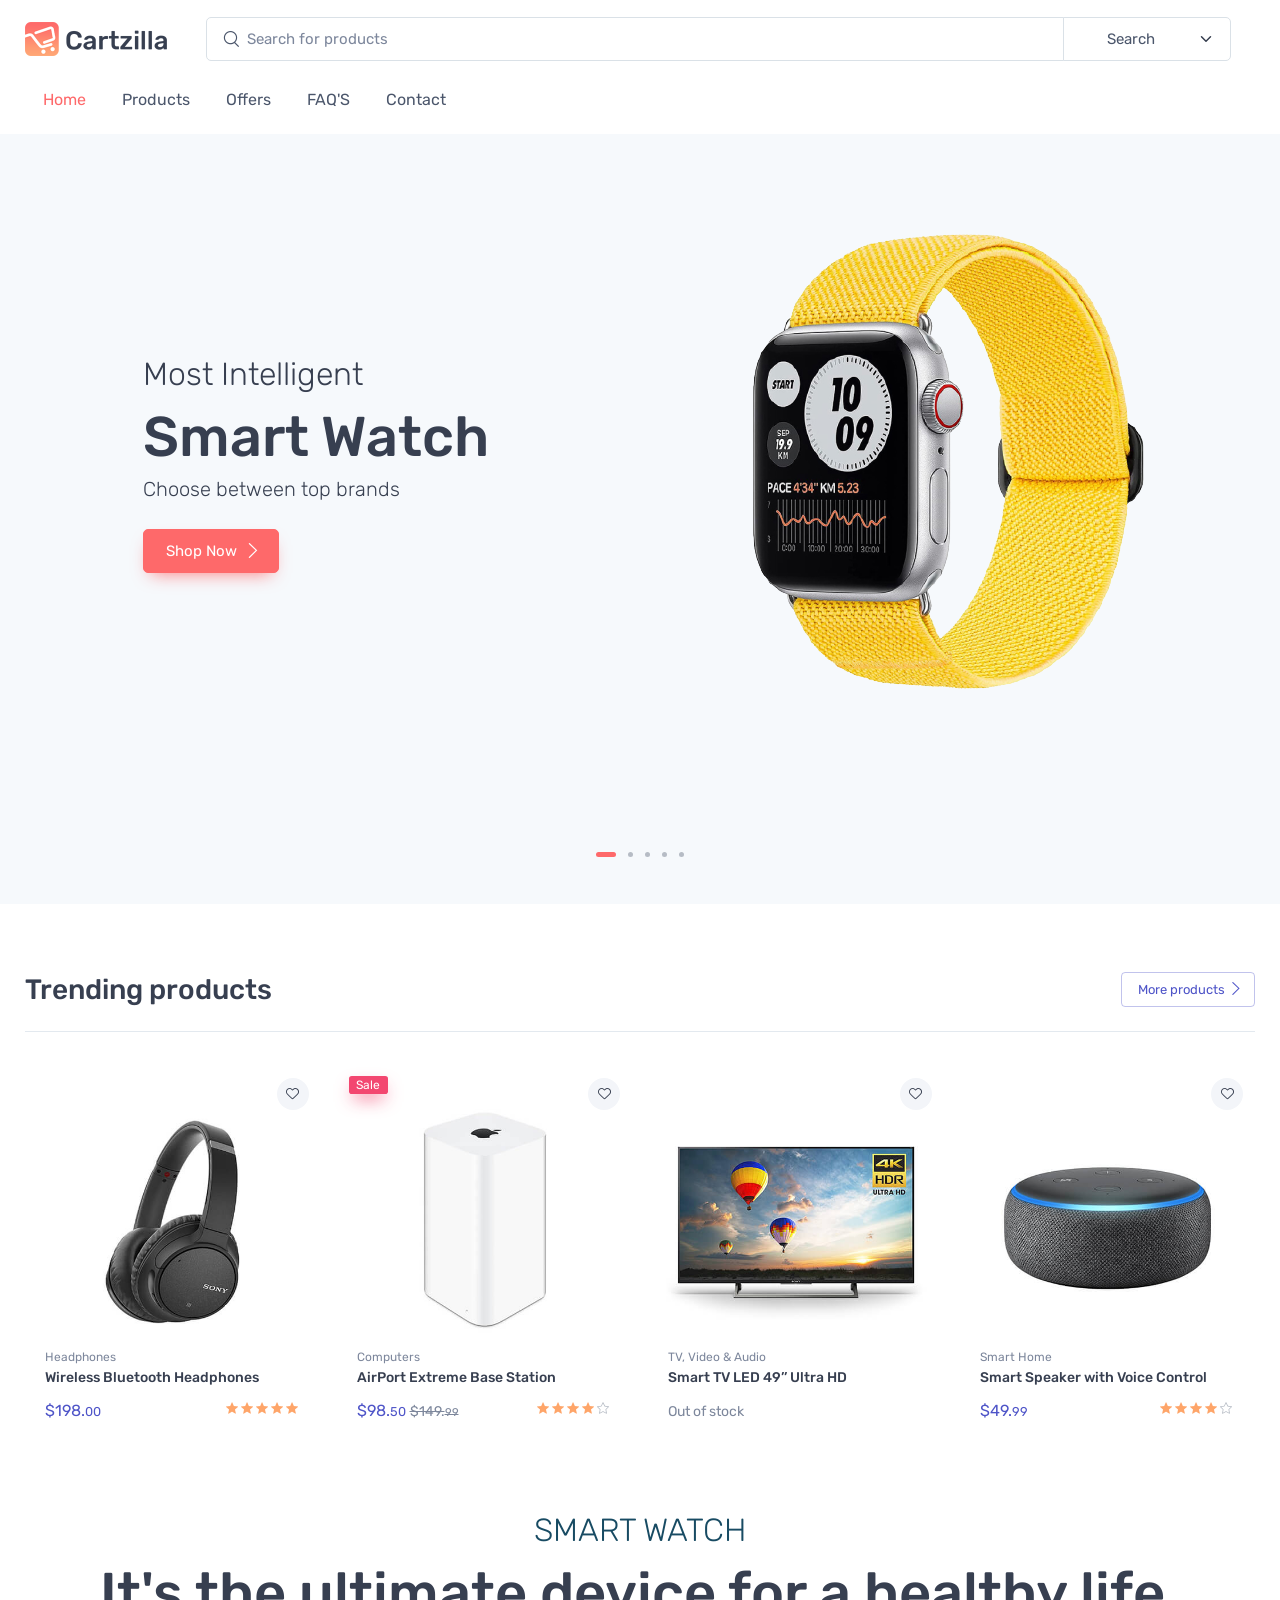
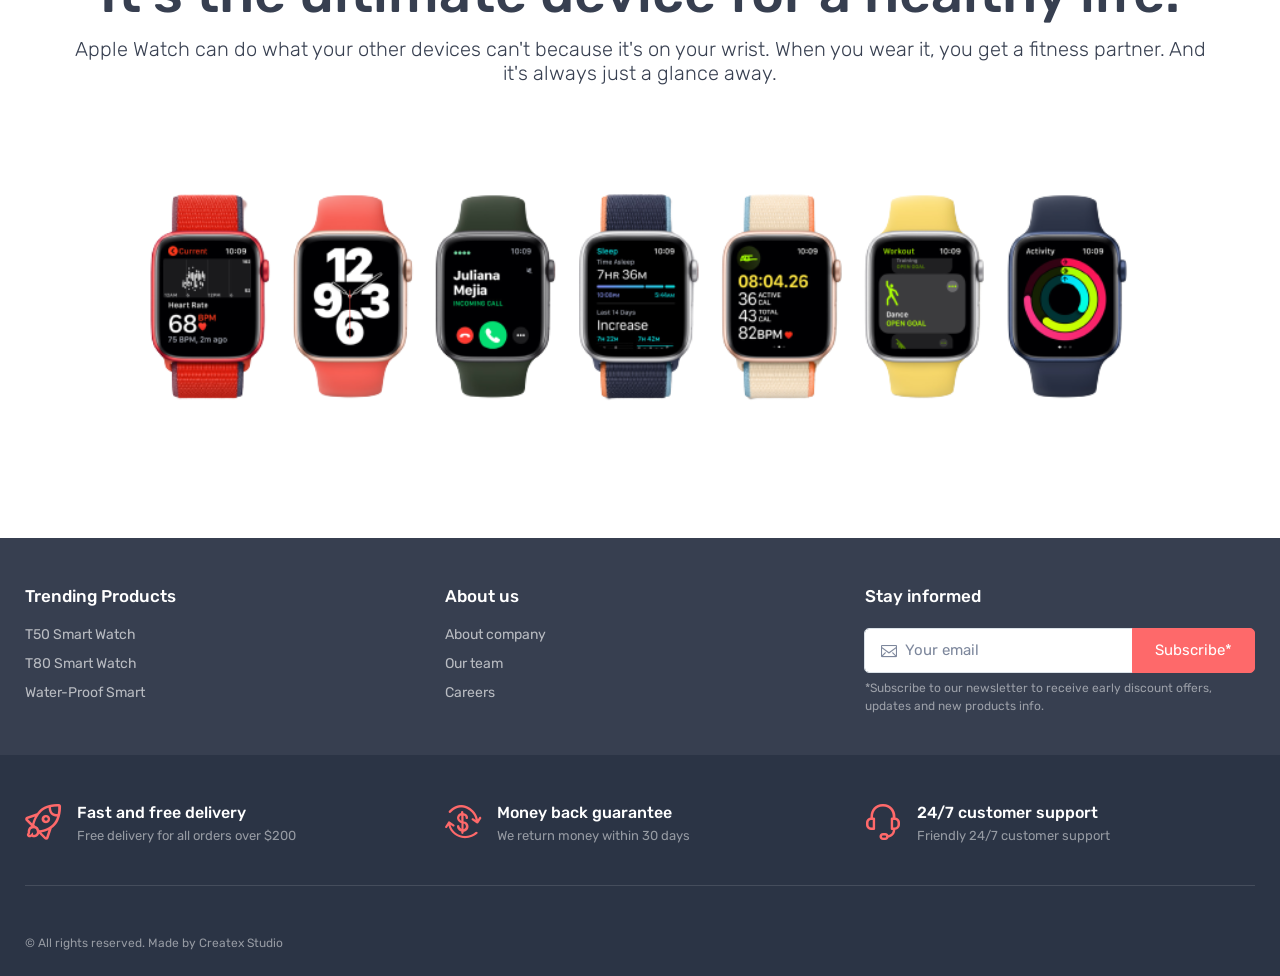
<file: index.html>
<!DOCTYPE html>
<html lang="en">
<head>
    <meta charset="utf-8">
    <title>Fashion Today | Smart Watch Store</title>
        <!-- Viewport-->
        <meta name="viewport" content="width=device-width, initial-scale=1">
   
    <!-- Vendor Styles including: Font Icons, Plugins, etc.-->
    <link rel="stylesheet" media="screen" href="vendor/simplebar/dist/simplebar.min.css"/>
    <link rel="stylesheet" media="screen" href="vendor/tiny-slider/dist/tiny-slider.css"/>
    <link rel="stylesheet" media="screen" href="vendor/drift-zoom/dist/drift-basic.min.css"/>
    <link rel="stylesheet" media="screen" href="vendor/lightgallery.js/dist/css/lightgallery.min.css"/>
    <!-- Main Theme Styles + Bootstrap-->
    <link rel="stylesheet" media="screen" href="css/theme.min.css">
    <!-- Google Tag Manager-->
    
  </head>
  <!-- Body-->
  <body class="handheld-toolbar-enabled">
    <!-- Google Tag Manager (noscript)-->
    <noscript>
      <iframe src="http://www.googletagmanager.com/ns.html?id=GTM-WKV3GT5" height="0" width="0" style="display: none; visibility: hidden;"></iframe>
    </noscript>
    <!-- Sign in / sign up modal-->

    
    <main class="page-wrapper">
    
      <!-- Navbar Electronics Store-->
      <header class="shadow-sm">
        <!-- Topbar-->
        <div class="navbar-sticky bg-light">
          <div class="navbar navbar-expand-lg navbar-light">
            <div class="container"><a class="navbar-brand d-none d-sm-block me-3 flex-shrink-0" href="index.html"><img src="img/logo-dark.png" width="142" alt="Cartzilla"></a><a class="navbar-brand d-sm-none me-2" href="index.html"><img src="img/logo-icon.png" width="74" alt="Cartzilla"></a>
              <!-- Search-->
              <div class="input-group d-none d-lg-flex flex-nowrap mx-4"><i class="ci-search position-absolute top-50 start-0 translate-middle-y ms-3"></i>
                <input class="form-control rounded-start w-100" type="text" placeholder="Search for products">
                <button class="form-select flex-shrink-0" style="width: 10.5rem;">Search</button>
              </div>
              <!-- Toolbar-->
              <div class="navbar-toolbar d-flex flex-shrink-0 align-items-center">
                <button class="navbar-toggler" type="button" data-bs-toggle="collapse" data-bs-target="#navbarCollapse"><span class="navbar-toggler-icon"></span></button><a class="navbar-tool navbar-stuck-toggler" href="#"><span class="navbar-tool-tooltip">Toggle menu</span>        
                </div>
              </div>
            </div>
          </div>
          <div class="navbar navbar-expand-lg navbar-light navbar-stuck-menu mt-n2 pt-0 pb-2">
            <div class="container">
              <div class="collapse navbar-collapse" id="navbarCollapse">
                <!-- Search-->
                <div class="input-group d-lg-none my-3"><i class="ci-search position-absolute top-50 start-0 translate-middle-y ms-3"></i>
                  <input class="form-control rounded-start" type="text" placeholder="Search for products">
                </div>
                <ul class="navbar-nav">
                  <li class="nav-item dropdown active"><a class="nav-link" href="#">Home</a></li>
                  <li class="nav-item dropdown"><a class="nav-link">Products</a></li>
                  <li class="nav-item dropdown"><a class="nav-link dropdown-toggle" href="#" data-bs-toggle="dropdown" data-bs-auto-close="outside">Offers</a></li>
                  <li class="nav-item dropdown"><a class="nav-link dropdown-toggle" href="#" data-bs-toggle="dropdown" data-bs-auto-close="outside">FAQ'S</a></li>
                  <li class="nav-item dropdown"><a class="nav-link dropdown-toggle" href="#" data-bs-toggle="dropdown" data-bs-auto-close="outside">Contact</a></li>
                </ul>
              </div>
            </div>
          </div>
        </div>
      </header>

      <!-- Hero (Banners + Slider)-->
      <section class="bg-secondary py-4 pt-md-5">
        <div class="container py-xl-2">
          <div class="row">
            <!-- Slider     -->
            <div class="container-fluid pt-xl-4 order-xl-2">
              <div class="tns-carousel">
                <div class="tns-carousel-inner" data-carousel-options="{&quot;items&quot;: 1, &quot;controls&quot;: false, &quot;loop&quot;: false}">
                  <div>
                    <div class="row align-items-center">
                      <div class="col-md-6 order-md-2"><img class="d-block mx-auto" src="img/SmartWatch/sw2.png" alt="VR Collection"></div>
                      <div class="col-lg-5 col-md-6 offset-lg-1 order-md-1 pt-4 pb-md-4 text-center text-md-start">
                        <h2 class="fw-light pb-1 from-bottom">Most Intelligent</h2>
                        <h1 class="display-4 from-bottom delay-1">Smart Watch</h1>
                        <h5 class="fw-light pb-3 from-bottom delay-2">Choose between top brands</h5>
                        <div class="d-table scale-up delay-4 mx-auto mx-md-0"><a class="btn btn-primary btn-shadow" href="shop-grid-ls.html">Shop Now<i class="ci-arrow-right ms-2 me-n1"></i></a></div>
                      </div>
                    </div>
                  </div>


                  <div>
                    <div class="row align-items-center">
                      <div class="col-md-6 order-md-2"><img class="d-block mx-auto" src="img/SmartWatch/service.png" alt="VR Collection"></div>
                      <div class="col-lg-5 col-md-6 offset-lg-1 order-md-1 pt-4 pb-md-4 text-center text-md-start">
                        <h2 class="fw-light pb-1 from-start">The Perfect Device For Your Work</h2>
                        <h1 class="display-4 from-start delay-1">M30 Smart Watch Series</h1>
                        <h5 class="fw-light pb-3 from-start delay-2">Trending on the market</h5>
                        <div class="d-table scale-up delay-4 mx-auto mx-md-0"><a class="btn btn-primary btn-shadow" href="shop-grid-ls.html">Shop Now<i class="ci-arrow-right ms-2 me-n1"></i></a></div>
                      </div>
                    </div>
                  </div>



                  <div>
                    <div class="row align-items-center">
                      <div class="col-md-6 order-md-2"><img class="d-block mx-auto" src="img/SmartWatch/smart.png" alt="VR Collection"></div>
                      <div class="col-lg-5 col-md-6 offset-lg-1 order-md-1 pt-4 pb-md-4 text-center text-md-start">
                        <h2 class="fw-light pb-1 from-start">For Smart People</h2>
                        <h1 class="display-4 from-start delay-1">M30 Smart Watch Series</h1>
                        <h5 class="fw-light pb-3 from-start delay-2">Fancy and branded Smart Watch</h5>
                        <div class="d-table scale-up delay-4 mx-auto mx-md-0"><a class="btn btn-primary btn-shadow" href="shop-grid-ls.html">Shop Now<i class="ci-arrow-right ms-2 me-n1"></i></a></div>
                      </div>
                    </div>
                  </div>



                  <div>
                    <div class="row align-items-center">
                      <div class="col-md-6 order-md-2"><img class="d-block mx-auto" src="img/SmartWatch/friend.png" alt="VR Collection"></div>
                      <div class="col-lg-5 col-md-6 offset-lg-1 order-md-1 pt-4 pb-md-4 text-center text-md-start">
                        <h2 class="fw-light pb-1 from-start">Buy A Best Friend For Your Phone</h2>
                        <h1 class="display-4 from-start delay-1">Makes Great Combination</h1>
                        <h5 class="fw-light pb-3 from-start delay-2">Connect all devices</h5>
                        <div class="d-table scale-up delay-4 mx-auto mx-md-0"><a class="btn btn-primary btn-shadow" href="shop-grid-ls.html">Shop Now<i class="ci-arrow-right ms-2 me-n1"></i></a></div>
                      </div>
                    </div>
                  </div>


                  <div>
                    <div class="row align-items-center">
                      <div class="col-md-6 order-md-2"><img class="d-block mx-auto" src="img/SmartWatch/health.png" alt="VR Collection"></div>
                      <div class="col-lg-5 col-md-6 offset-lg-1 order-md-1 pt-4 pb-md-4 text-center text-md-start">
                        <h2 class="fw-light pb-1 scale-up">The ultimate device for a healthy life.</h2>
                        <h1 class="display-4 scale-up delay-1">Smartphones</h1>
                        <h5 class="fw-light pb-3 scale-up delay-2">Always moniter your health &amp; fitness</h5>
                        <div class="d-table scale-up delay-4 mx-auto mx-md-0"><a class="btn btn-primary btn-shadow" href="shop-grid-ls.html">Shop Now<i class="ci-arrow-right ms-2 me-n1"></i></a></div>
                      </div>
                    </div>
                  </div>
                </div>
              </div>
            </div>
            <!-- Banner group-->
            
          </div>
        </div>
      </section>


      <!-- Products grid (Trending products)-->
      <section class="container pt-5">
        <!-- Heading-->
        <div class="d-flex flex-wrap justify-content-between align-items-center pt-1 border-bottom pb-4 mb-4">
          <h2 class="h3 mb-0 pt-3 me-2">Trending products</h2>
          <div class="pt-3"><a class="btn btn-outline-accent btn-sm" href="shop-grid-ls.html">More products<i class="ci-arrow-right ms-1 me-n1"></i></a></div>
        </div>
        <!-- Grid-->
        <div class="row pt-2 mx-n2">
          <!-- Product-->
          <div class="col-lg-3 col-md-4 col-sm-6 px-2 mb-4">
            <div class="card product-card">
              <div class="product-card-actions d-flex align-items-center"><a class="btn-action nav-link-style me-2" href="#"><i class="ci-compare me-1"></i>Compare</a>
                <button class="btn-wishlist btn-sm" type="button" data-bs-toggle="tooltip" data-bs-placement="left" title="Add to wishlist"><i class="ci-heart"></i></button>
              </div><a class="card-img-top d-block overflow-hidden" href="product-spec.html"><img src="img/shop/catalog/58.jpg" alt="Product"></a>
              <div class="card-body py-2"><a class="product-meta d-block fs-xs pb-1" href="#">Headphones</a>
                <h3 class="product-title fs-sm"><a href="product-spec.html">Wireless Bluetooth Headphones</a></h3>
                <div class="d-flex justify-content-between">
                  <div class="product-price"><span class="text-accent">$198.<small>00</small></span></div>
                  <div class="star-rating"><i class="star-rating-icon ci-star-filled active"></i><i class="star-rating-icon ci-star-filled active"></i><i class="star-rating-icon ci-star-filled active"></i><i class="star-rating-icon ci-star-filled active"></i><i class="star-rating-icon ci-star-filled active"></i>
                  </div>
                </div>
              </div>
              <div class="card-body card-body-hidden">
                <button class="btn btn-primary btn-sm d-block w-100 mb-2" type="button"><i class="ci-cart fs-sm me-1"></i>Buy Now</button>
                <div class="text-center"><a class="nav-link-style fs-ms" href="./product-spec.html" data-bs-toggle="modal"><i class="ci-eye align-middle me-1"></i>View Product</a></div>
              </div>
            </div>
            <hr class="d-sm-none">
          </div>
          <!-- Product-->
          <div class="col-lg-3 col-md-4 col-sm-6 px-2 mb-4">
            <div class="card product-card"><span class="badge bg-danger badge-shadow">Sale</span>
              <div class="product-card-actions d-flex align-items-center"><a class="btn-action nav-link-style me-2" href="#"><i class="ci-compare me-1"></i>Compare</a>
                <button class="btn-wishlist btn-sm" type="button" data-bs-toggle="tooltip" data-bs-placement="left" title="Add to wishlist"><i class="ci-heart"></i></button>
              </div><a class="card-img-top d-block overflow-hidden" href="product-spec.html"><img src="img/shop/catalog/59.jpg" alt="Product"></a>
              <div class="card-body py-2"><a class="product-meta d-block fs-xs pb-1" href="#">Computers</a>
                <h3 class="product-title fs-sm"><a href="product-spec.html">AirPort Extreme Base Station</a></h3>
                <div class="d-flex justify-content-between">
                  <div class="product-price"><span class="text-accent">$98.<small>50</small></span>
                    <del class="fs-sm text-muted">$149.<small>99</small></del>
                  </div>
                  <div class="star-rating"><i class="star-rating-icon ci-star-filled active"></i><i class="star-rating-icon ci-star-filled active"></i><i class="star-rating-icon ci-star-filled active"></i><i class="star-rating-icon ci-star-filled active"></i><i class="star-rating-icon ci-star"></i>
                  </div>
                </div>
              </div>
              <div class="card-body card-body-hidden">
                <button class="btn btn-primary btn-sm d-block w-100 mb-2" type="button"><i class="ci-cart fs-sm me-1"></i>Buy Now</button>
                <div class="text-center"><a class="nav-link-style fs-ms" href="./product-spec.html" data-bs-toggle="modal"><i class="ci-eye align-middle me-1"></i>View Product</a></div>
              </div>
            </div>
            <hr class="d-sm-none">
          </div>
          <!-- Product-->
          <div class="col-lg-3 col-md-4 col-sm-6 px-2 mb-4">
            <div class="card product-card">
              <div class="product-card-actions d-flex align-items-center"><a class="btn-action nav-link-style me-2" href="#"><i class="ci-compare me-1"></i>Compare</a>
                <button class="btn-wishlist btn-sm" type="button" data-bs-toggle="tooltip" data-bs-placement="left" title="Add to wishlist"><i class="ci-heart"></i></button>
              </div><a class="card-img-top d-block overflow-hidden" href="product-spec.html"><img src="img/shop/catalog/60.jpg" alt="Product"></a>
              <div class="card-body py-2"><a class="product-meta d-block fs-xs pb-1" href="#">TV, Video &amp; Audio</a>
                <h3 class="product-title fs-sm"><a href="product-spec.html">Smart TV LED 49’’ Ultra HD</a></h3>
                <div class="d-flex justify-content-between">
                  <div class="product-price"><span class="text-muted fs-sm">Out of stock</span></div>
                </div>
              </div>
              <div class="card-body card-body-hidden">
                <button class="btn btn-primary btn-sm d-block w-100 mb-2" type="button"><i class="ci-cart fs-sm me-1"></i>Buy Now</button>
                <div class="text-center"><a class="nav-link-style fs-ms" href="./product-spec.html" data-bs-toggle="modal"><i class="ci-eye align-middle me-1"></i>View Product</a></div>
              </div>
            </div>
            <hr class="d-sm-none">
          </div>
          <!-- Product-->
          <div class="col-lg-3 col-md-4 col-sm-6 px-2 mb-4">
            <div class="card product-card">
              <div class="product-card-actions d-flex align-items-center"><a class="btn-action nav-link-style me-2" href="#"><i class="ci-compare me-1"></i>Compare</a>
                <button class="btn-wishlist btn-sm" type="button" data-bs-toggle="tooltip" data-bs-placement="left" title="Add to wishlist"><i class="ci-heart"></i></button>
              </div><a class="card-img-top d-block overflow-hidden" href="product-spec.html"><img src="img/shop/catalog/61.jpg" alt="Product"></a>
              <div class="card-body py-2"><a class="product-meta d-block fs-xs pb-1" href="#">Smart Home</a>
                <h3 class="product-title fs-sm"><a href="product-spec.html">Smart Speaker with Voice Control</a></h3>
                <div class="d-flex justify-content-between">
                  <div class="product-price"><span class="text-accent">$49.<small>99</small></span></div>
                  <div class="star-rating"><i class="star-rating-icon ci-star-filled active"></i><i class="star-rating-icon ci-star-filled active"></i><i class="star-rating-icon ci-star-filled active"></i><i class="star-rating-icon ci-star-filled active"></i><i class="star-rating-icon ci-star"></i>
                  </div>
                </div>
              </div>
              <div class="card-body card-body-hidden">
                <button class="btn btn-primary btn-sm d-block w-100 mb-2" type="button"><i class="ci-cart fs-sm me-1"></i>Buy Now</button>
                <div class="text-center"><a class="nav-link-style fs-ms" href="./product-spec.html" data-bs-toggle="modal"><i class="ci-eye align-middle me-1"></i>View Product</a></div>
              </div>
            </div>
            <hr class="d-sm-none">
          </div>
       
        </div>
      </section>
    

      <!-- Desc -->

      <section class="container-fluid py-3 mt-4 mb-grid-gutter">

        <div class="container">
          <div class="p-2 m-2 text-center">
            <h2 class="fw-light pb-1 from-bottom " style="color: rgb(24, 75, 99);">SMART WATCH</h2>

            <h1 class="display-4 from-bottom delay-1 mb-3">It's the ultimate device for a healthy life.</h1>
            
            <h5 class="fw-light pb-3 from-bottom delay-2 mt-2">Apple Watch can do what your other devices can't because it's on your wrist. When you wear it, you get a fitness partner. And it's always just a glance away.
            </h5>

          </div>

          <img class="py-3" src="./img/SmartWatch/show.png" alt="smart watch nepal online store" style="width: 100%;" srcset="">
        </div>




      </section>
     
    
     
    </main>
    <!-- Footer-->
    <footer class="footer bg-dark pt-5">
      <div class="container">
        <div class="row pb-2">
          <div class="col-md-4 col-sm-6">
            <div class="widget widget-links widget-light pb-2 mb-4">
              <h3 class="widget-title text-light">Trending Products</h3>
              <ul class="widget-list">
                <li class="widget-list-item"><a class="widget-list-link" href="#">T50 Smart Watch</a></li>
                <li class="widget-list-item"><a class="widget-list-link" href="#">T80 Smart Watch</a></li>
                <li class="widget-list-item"><a class="widget-list-link" href="#">Water-Proof Smart</a></li>
              </ul>
            </div>
          </div>
          <div class="col-md-4 col-sm-6">
            <div class="widget widget-links widget-light pb-2 mb-4">
              <h3 class="widget-title text-light">About us</h3>
              <ul class="widget-list">
                <li class="widget-list-item"><a class="widget-list-link" href="#">About company</a></li>
                <li class="widget-list-item"><a class="widget-list-link" href="#">Our team</a></li>
                <li class="widget-list-item"><a class="widget-list-link" href="#">Careers</a></li>
              </ul>
            </div>
          </div>
          <div class="col-md-4">
            <div class="widget pb-2 mb-4">
              <h3 class="widget-title text-light pb-1">Stay informed</h3>
              <form class="subscription-form validate" action="https://studio.us12.list-manage.com/subscribe/post?u=c7103e2c981361a6639545bd5&amp;amp;id=29ca296126" method="post" name="mc-embedded-subscribe-form" target="_blank" novalidate>
                <div class="input-group flex-nowrap"><i class="ci-mail position-absolute top-50 translate-middle-y text-muted fs-base ms-3"></i>
                  <input class="form-control rounded-start" type="email" name="EMAIL" placeholder="Your email" required>
                  <button class="btn btn-primary" type="submit" name="subscribe">Subscribe*</button>
                </div>
                <!-- real people should not fill this in and expect good things - do not remove this or risk form bot signups-->
                <div style="position: absolute; left: -5000px;" aria-hidden="true">
                  <input class="subscription-form-antispam" type="text" name="b_c7103e2c981361a6639545bd5_29ca296126" tabindex="-1">
                </div>
                <div class="form-text text-light opacity-50">*Subscribe to our newsletter to receive early discount offers, updates and new products info.</div>
                <div class="subscription-status"></div>
              </form>
            </div>
           
          </div>
        </div>
      </div>
      <div class="pt-5 bg-darker">
        <div class="container">
          <div class="row pb-3">
            <div class="col-md-4 col-sm-6 mb-4">
              <div class="d-flex"><i class="ci-rocket text-primary" style="font-size: 2.25rem;"></i>
                <div class="ps-3">
                  <h6 class="fs-base text-light mb-1">Fast and free delivery</h6>
                  <p class="mb-0 fs-ms text-light opacity-50">Free delivery for all orders over $200</p>
                </div>
              </div>
            </div>
            <div class="col-md-4 col-sm-6 mb-4">
              <div class="d-flex"><i class="ci-currency-exchange text-primary" style="font-size: 2.25rem;"></i>
                <div class="ps-3">
                  <h6 class="fs-base text-light mb-1">Money back guarantee</h6>
                  <p class="mb-0 fs-ms text-light opacity-50">We return money within 30 days</p>
                </div>
              </div>
            </div>
            <div class="col-md-4 col-sm-6 mb-4">
              <div class="d-flex"><i class="ci-support text-primary" style="font-size: 2.25rem;"></i>
                <div class="ps-3">
                  <h6 class="fs-base text-light mb-1">24/7 customer support</h6>
                  <p class="mb-0 fs-ms text-light opacity-50">Friendly 24/7 customer support</p>
                </div>
              </div>
            </div>
           
          </div>
          <hr class="hr-light mb-5">
          <div class="pb-4 fs-xs text-light opacity-50 text-center text-md-start">© All rights reserved. Made by <a class="text-light" href="#" rel="noopener">Createx Studio</a></div>
        
        </div>
      </div>
    </footer>
    <!-- Toolbar for handheld devices (Default)-->
    <div class="handheld-toolbar">
      <div class="d-table table-layout-fixed w-100"><a class="d-table-cell handheld-toolbar-item" href="account-wishlist.html"><span class="handheld-toolbar-icon"><i class="ci-heart"></i></span><span class="handheld-toolbar-label">Wishlist</span></a><a class="d-table-cell handheld-toolbar-item" href="javascript:void(0)" data-bs-toggle="collapse" data-bs-target="#navbarCollapse" onclick="window.scrollTo(0, 0)"><span class="handheld-toolbar-icon"><i class="ci-menu"></i></span><span class="handheld-toolbar-label">Menu</span></a><a class="d-table-cell handheld-toolbar-item" href="shop-cart.html"><span class="handheld-toolbar-icon"><i class="ci-cart"></i><span class="badge bg-primary rounded-pill ms-1">4</span></span><span class="handheld-toolbar-label">$265.00</span></a></div>
    </div>
    <!-- Back To Top Button--><a class="btn-scroll-top" href="#top" data-scroll><span class="btn-scroll-top-tooltip text-muted fs-sm me-2">Top</span><i class="btn-scroll-top-icon ci-arrow-up">   </i></a>
    <!-- Vendor scrits: js libraries and plugins-->
    <script src="vendor/bootstrap/dist/js/bootstrap.bundle.min.js"></script>
    <script src="vendor/simplebar/dist/simplebar.min.js"></script>
    <script src="vendor/tiny-slider/dist/min/tiny-slider.js"></script>
    <script src="vendor/smooth-scroll/dist/smooth-scroll.polyfills.min.js"></script>
    <script src="vendor/drift-zoom/dist/Drift.min.js"></script>
    <script src="vendor/lightgallery.js/dist/js/lightgallery.min.js"></script>
    <script src="vendor/lg-video.js/dist/lg-video.min.js"></script>
    <!-- Main theme script-->
    <script src="js/theme.min.js"></script>
  </body>

<!-- Mirrored from cartzilla.createx.studio/home-electronics-store.html by HTTrack Website Copier/3.x [XR&CO'2014], Sun, 19 Sep 2021 16:56:23 GMT -->
</html>
</file>
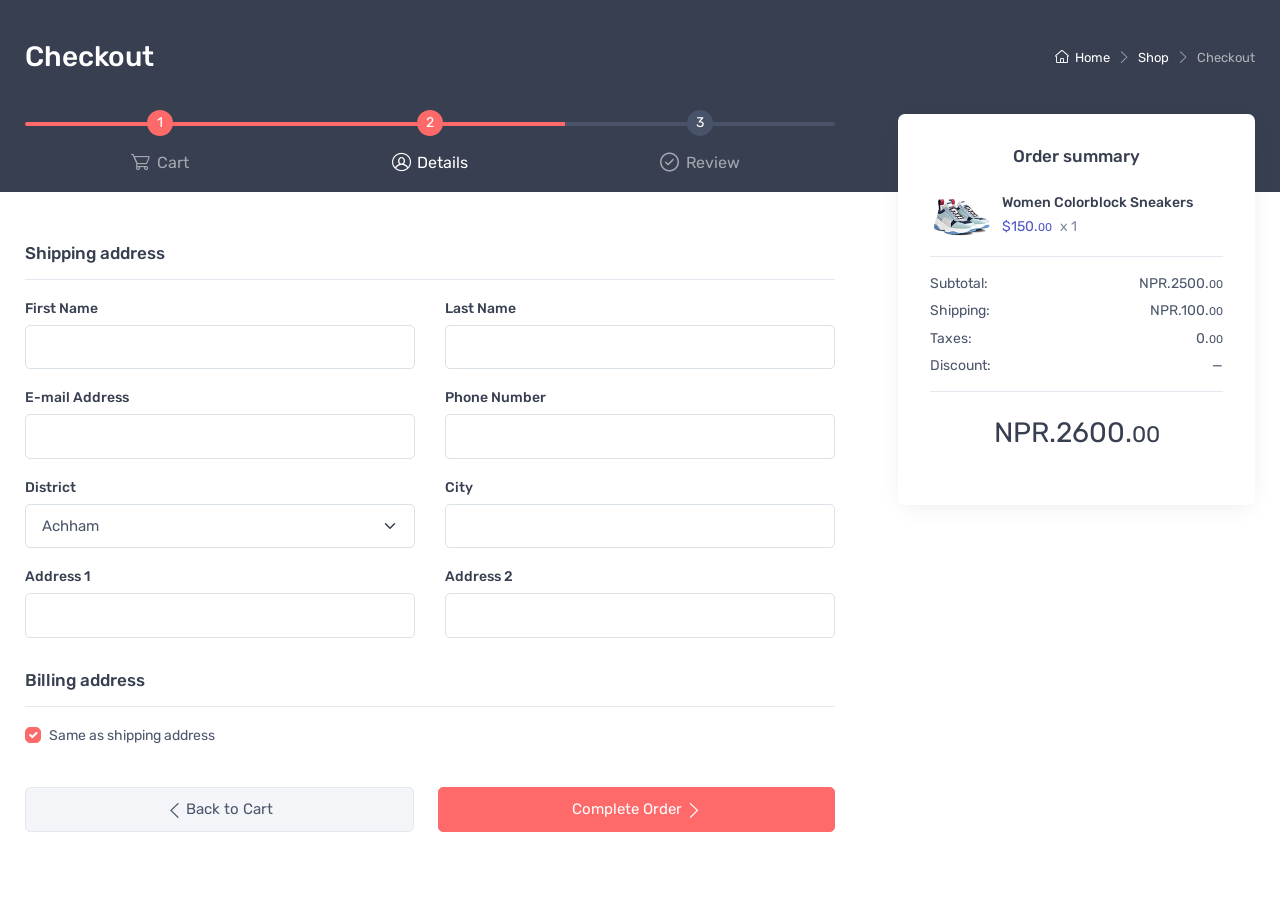
<file: checkout-details.html>
<!DOCTYPE html>
<html lang="en">
  
<!-- Mirrored from cartzilla.createx.studio/checkout-details.html by HTTrack Website Copier/3.x [XR&CO'2014], Sun, 19 Sep 2021 16:56:45 GMT -->
<!-- Added by HTTrack --><meta http-equiv="content-type" content="text/html;charset=utf-8" /><!-- /Added by HTTrack -->
<head>
    <meta charset="utf-8">
    <title>Cartzilla | Checkout</title>
    <!-- Viewport-->
    <meta name="viewport" content="width=device-width, initial-scale=1">

    <!-- Vendor Styles including: Font Icons, Plugins, etc.-->
    <link rel="stylesheet" media="screen" href="vendor/simplebar/dist/simplebar.min.css"/>
    <link rel="stylesheet" media="screen" href="vendor/tiny-slider/dist/tiny-slider.css"/>
    <!-- Main Theme Styles + Bootstrap-->
    <link rel="stylesheet" media="screen" href="css/theme.min.css">
   
  </head>
  <!-- Body-->
  <body class="handheld-toolbar-enabled">
    <!-- Google Tag Manager (noscript)-->
    <noscript>
      <iframe src="http://www.googletagmanager.com/ns.html?id=GTM-WKV3GT5" height="0" width="0" style="display: none; visibility: hidden;"></iframe>
    </noscript>
  
    <main class="page-wrapper">
      <!-- Navbar 3 Level (Light)-->
    
      <!-- Page Title-->
      <div class="page-title-overlap bg-dark pt-4">
        <div class="container d-lg-flex justify-content-between py-2 py-lg-3">
          <div class="order-lg-2 mb-3 mb-lg-0 pt-lg-2">
            <nav aria-label="breadcrumb">
              <ol class="breadcrumb breadcrumb-light flex-lg-nowrap justify-content-center justify-content-lg-start">
                <li class="breadcrumb-item"><a class="text-nowrap" href="index.html"><i class="ci-home"></i>Home</a></li>
                <li class="breadcrumb-item text-nowrap"><a href="shop-grid-ls.html">Shop</a>
                </li>
                <li class="breadcrumb-item text-nowrap active" aria-current="page">Checkout</li>
              </ol>
            </nav>
          </div>
          <div class="order-lg-1 pe-lg-4 text-center text-lg-start">
            <h1 class="h3 text-light mb-0">Checkout</h1>
          </div>
        </div>
      </div>
      <div class="container pb-5 mb-2 mb-md-4">
        <div class="row">
          <section class="col-lg-8">
            <!-- Steps-->
            <div class="steps steps-light pt-2 pb-3 mb-5"><a class="step-item active" href="shop-cart.html">
                <div class="step-progress"><span class="step-count">1</span></div>
                <div class="step-label"><i class="ci-cart"></i>Cart</div></a><a class="step-item active current" href="checkout-details.html">
                <div class="step-progress"><span class="step-count">2</span></div>
                <div class="step-label"><i class="ci-user-circle"></i>Details</div></a><a class="step-item" href="checkout-shipping.html">
                <div class="step-progress"><span class="step-count">3</span></div>
                <div class="step-label"><i class="ci-check-circle"></i>Review</div></a></div>

            <!-- Shipping address-->
            <h2 class="h6 pt-1 pb-3 mb-3 border-bottom">Shipping address</h2>
            <div class="row">
              <div class="col-sm-6">
                <div class="mb-3">
                  <label class="form-label" for="checkout-fn">First Name</label>
                  <input class="form-control" type="text" id="checkout-fn">
                </div>
              </div>
              <div class="col-sm-6">
                <div class="mb-3">
                  <label class="form-label" for="checkout-ln">Last Name</label>
                  <input class="form-control" type="text" id="checkout-ln">
                </div>
              </div>
            </div>
            <div class="row">
              <div class="col-sm-6">
                <div class="mb-3">
                  <label class="form-label" for="checkout-email">E-mail Address</label>
                  <input class="form-control" type="email" id="checkout-email">
                </div>
              </div>
              <div class="col-sm-6">
                <div class="mb-3">
                  <label class="form-label" for="checkout-phone">Phone Number</label>
                  <input class="form-control" type="text" id="checkout-phone">
                </div>
              </div>
            </div>
            <div class="row">
              <div class="col-sm-6">
                <div class="mb-3">
                  <label class="form-label" for="checkout-cit">District</label>
                  <select class="form-select text-capitalize" id="checkout-cit">
                    <option>achham</option><option>arghakhanchi</option><option>baglung</option><option>baitadi</option><option>bajhang</option><option>bajura</option><option>banke</option><option>bara</option><option>bardiya</option><option>bhaktapur</option><option>bhojpur</option><option>chitwan</option><option>dadeldhura</option><option>dailekh</option><option>dang deukhuri</option><option>darchula</option><option>dhading</option><option>dhankuta</option><option>dhanusa</option><option>dholkha</option><option>dolpa</option><option>doti</option><option>gorkha</option><option>gulmi</option><option>humla</option><option>ilam</option><option>jajarkot</option><option>jhapa</option><option>jumla</option><option>kailali</option><option>kalikot</option><option>kanchanpur</option><option>kapilvastu</option><option>kaski</option><option>kathmandu</option><option>kavrepalanchok</option><option>khotang</option><option>lalitpur</option><option>lamjung</option><option>mahottari</option><option>makwanpur</option><option>manang</option><option>morang</option><option>mugu</option><option>mustang</option><option>myagdi</option><option>nawalparasi</option><option>nuwakot</option><option>okhaldhunga</option><option>palpa</option><option>panchthar</option><option>parbat</option><option>parsa</option><option>pyuthan</option><option>ramechhap</option><option>rasuwa</option><option>rautahat</option><option>rolpa</option><option>rukum</option><option>rupandehi</option><option>salyan</option><option>sankhuwasabha</option><option>saptari</option><option>sarlahi</option><option>sindhuli</option><option>sindhupalchok</option><option>siraha</option><option>solukhumbu</option><option>sunsari</option><option>surkhet</option><option>syangja</option><option>tanahu</option><option>taplejung</option><option>terhathum</option><option>udayapur</option>
                  </select>
                </div>
              </div>
              <div class="col-sm-6">
                <div class="mb-3">
                  <label class="form-label" for="checkout-zip">City</label>
                  <input class="form-control" type="text" id="checkout-zip">
                </div>
              </div>
            </div>
            <div class="row">
              <div class="col-sm-6">
                <div class="mb-3">
                  <label class="form-label" for="checkout-address-1">Address 1</label>
                  <input class="form-control" type="text" id="checkout-address-1">
                </div>
              </div>
              <div class="col-sm-6">
                <div class="mb-3">
                  <label class="form-label" for="checkout-address-2">Address 2</label>
                  <input class="form-control" type="text" id="checkout-address-2">
                </div>
              </div>
            </div>
            <h6 class="mb-3 py-3 border-bottom">Billing address</h6>
            <div class="form-check">
              <input class="form-check-input" type="checkbox" checked id="same-address">
              <label class="form-check-label" for="same-address">Same as shipping address</label>
            </div>
            <!-- Navigation (desktop)-->
            <div class="d-none d-lg-flex pt-4 mt-3">
              <div class="w-50 pe-3"><a class="btn btn-secondary d-block w-100" href="./product-spec.html"><i class="ci-arrow-left mt-sm-0 me-1"></i><span class="d-none d-sm-inline">Back to Cart</span><span class="d-inline d-sm-none">Back</span></a></div>
              <div class="w-50 ps-2"><a class="btn btn-primary d-block w-100" href="./checkout-review.html"><span class="d-none d-sm-inline">Complete Order</span><span class="d-inline d-sm-none">Next</span><i class="ci-arrow-right mt-sm-0 ms-1"></i></a></div>
            </div>
          </section>
          <!-- Sidebar-->
          <aside class="col-lg-4 pt-4 pt-lg-0 ps-xl-5">
            <div class="bg-white rounded-3 shadow-lg p-4 ms-lg-auto">
              <div class="py-2 px-xl-2">
                <div class="widget mb-3">
                  <h2 class="widget-title text-center">Order summary</h2>
                  <div class="d-flex align-items-center pb-2 border-bottom"><a class="d-block flex-shrink-0" href="shop-single-v1.html"><img src="img/shop/cart/widget/01.jpg" width="64" alt="Product"></a>
                    <div class="ps-2">
                      <h6 class="widget-product-title"><a href="shop-single-v1.html">Women Colorblock Sneakers</a></h6>
                      <div class="widget-product-meta"><span class="text-accent me-2">$150.<small>00</small></span><span class="text-muted">x 1</span></div>
                    </div>
                  </div>
                </div>
                <ul class="list-unstyled fs-sm pb-2 border-bottom">
                  <li class="d-flex justify-content-between align-items-center"><span class="me-2">Subtotal:</span><span class="text-end">NPR.2500.<small>00</small></span></li>
                  <li class="d-flex justify-content-between align-items-center"><span class="me-2">Shipping:</span><span class="text-end">NPR.100.<small>00</small></span></li>
                  <li class="d-flex justify-content-between align-items-center"><span class="me-2">Taxes:</span><span class="text-end">0.<small>00</small></span></li>
                  <li class="d-flex justify-content-between align-items-center"><span class="me-2">Discount:</span><span class="text-end">—</span></li>
                </ul>
                <h3 class="fw-normal text-center my-4">NPR.2600.<small>00</small></h3>
              </div>
            </div>
          </aside>

          <div class="row d-lg-none">
            <div class="col-lg-8">
              <div class="d-flex pt-4 mt-3">
                <div class="w-50 pe-3"><a class="btn btn-secondary d-block w-100" href="./product-spec.html"><i class="ci-arrow-left mt-sm-0 me-1"></i><span class="d-none d-sm-inline">Back to Cart</span><span class="d-inline d-sm-none">Back</span></a></div>
                <div class="w-50 ps-2"><a class="btn btn-primary d-block w-100" href="./checkout-review.html"><span class="d-none d-sm-inline">Proceed to Shipping</span><span class="d-inline d-sm-none">Next</span><i class="ci-arrow-right mt-sm-0 ms-1"></i></a></div>
              </div>
            </div>
          </div>


        </div>
        
   
 
    <!-- Back To Top Button--><a class="btn-scroll-top" href="#top" data-scroll><span class="btn-scroll-top-tooltip text-muted fs-sm me-2">Top</span><i class="btn-scroll-top-icon ci-arrow-up">   </i></a>
    <!-- Vendor scrits: js libraries and plugins-->
    <script src="vendor/bootstrap/dist/js/bootstrap.bundle.min.js"></script>
    <script src="vendor/simplebar/dist/simplebar.min.js"></script>
    <script src="vendor/tiny-slider/dist/min/tiny-slider.js"></script>
    <script src="vendor/smooth-scroll/dist/smooth-scroll.polyfills.min.js"></script>
    <!-- Main theme script-->
    <script src="js/theme.min.js"></script>
  </body>

<!-- Mirrored from cartzilla.createx.studio/checkout-details.html by HTTrack Website Copier/3.x [XR&CO'2014], Sun, 19 Sep 2021 16:56:46 GMT -->
</html>
</file>
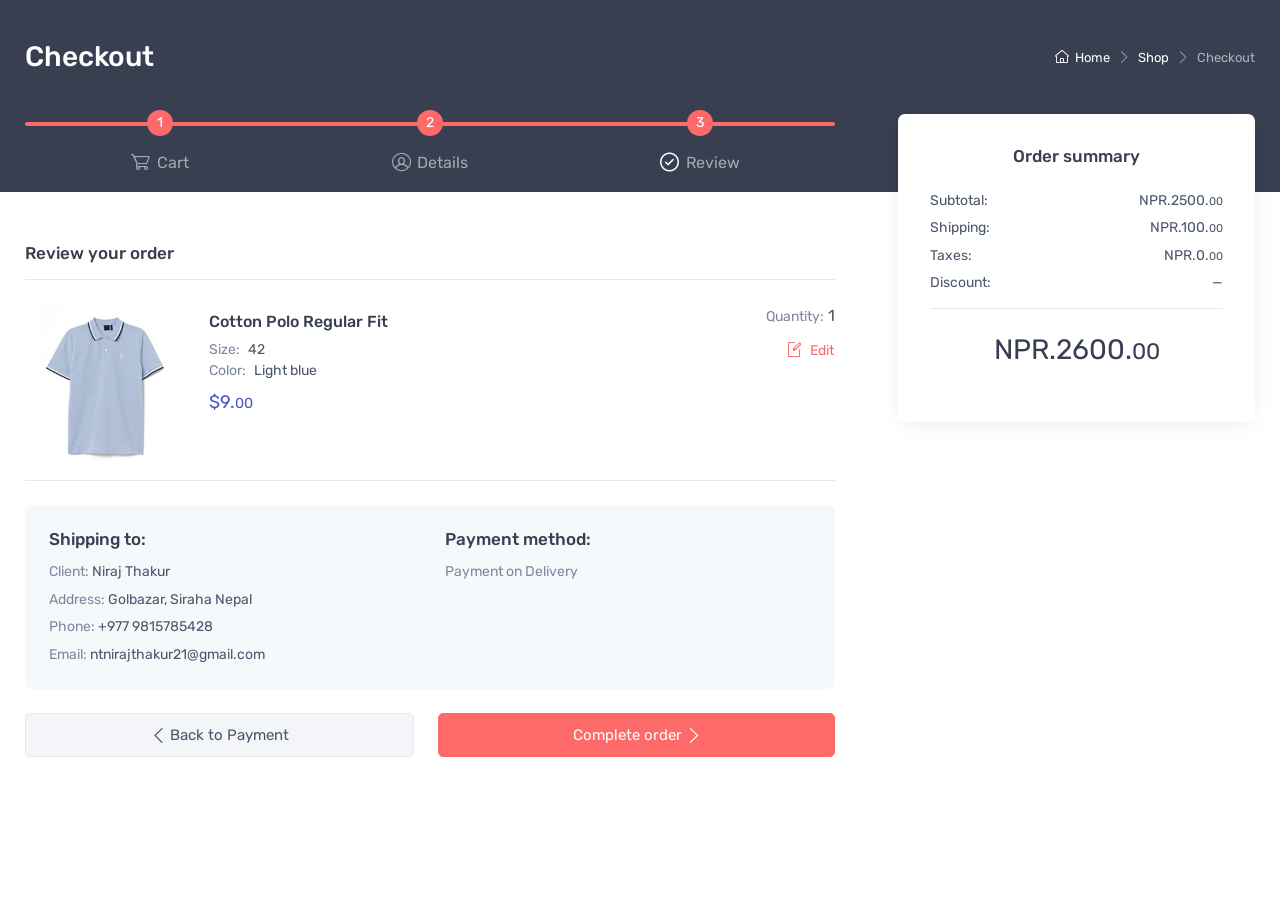
<file: checkout-review.html>
<!DOCTYPE html>
<html lang="en">
  
<!-- Mirrored from cartzilla.createx.studio/checkout-review.html by HTTrack Website Copier/3.x [XR&CO'2014], Sun, 19 Sep 2021 16:58:14 GMT -->
<!-- Added by HTTrack --><meta http-equiv="content-type" content="text/html;charset=utf-8" /><!-- /Added by HTTrack -->
<head>
    <meta charset="utf-8">
    <title>Cartzilla | Checkout</title>
    <meta name="viewport" content="width=device-width, initial-scale=1">
    <!-- Vendor Styles including: Font Icons, Plugins, etc.-->
    <link rel="stylesheet" media="screen" href="vendor/simplebar/dist/simplebar.min.css"/>
    <link rel="stylesheet" media="screen" href="vendor/tiny-slider/dist/tiny-slider.css"/>
    <!-- Main Theme Styles + Bootstrap-->
    <link rel="stylesheet" media="screen" href="css/theme.min.css">
  </head>
  <!-- Body-->
  <body class="handheld-toolbar-enabled">
    <!-- Google Tag Manager (noscript)-->
    <noscript>
      <iframe src="http://www.googletagmanager.com/ns.html?id=GTM-WKV3GT5" height="0" width="0" style="display: none; visibility: hidden;"></iframe>
    </noscript>

    <main class="page-wrapper">
      <!-- Page Title-->
      <div class="page-title-overlap bg-dark pt-4">
        <div class="container d-lg-flex justify-content-between py-2 py-lg-3">
          <div class="order-lg-2 mb-3 mb-lg-0 pt-lg-2">
            <nav aria-label="breadcrumb">
              <ol class="breadcrumb breadcrumb-light flex-lg-nowrap justify-content-center justify-content-lg-start">
                <li class="breadcrumb-item"><a class="text-nowrap" href="index.html"><i class="ci-home"></i>Home</a></li>
                <li class="breadcrumb-item text-nowrap"><a href="shop-grid-ls.html">Shop</a>
                </li>
                <li class="breadcrumb-item text-nowrap active" aria-current="page">Checkout</li>
              </ol>
            </nav>
          </div>
          <div class="order-lg-1 pe-lg-4 text-center text-lg-start">
            <h1 class="h3 text-light mb-0">Checkout</h1>
          </div>
        </div>
      </div>
      <div class="container pb-5 mb-2 mb-md-4">
        <div class="row">
          <section class="col-lg-8">
            <!-- Steps-->
            <div class="steps steps-light pt-2 pb-3 mb-5"><a class="step-item active" href="shop-cart.html">
                <div class="step-progress"><span class="step-count">1</span></div>
                <div class="step-label"><i class="ci-cart"></i>Cart</div></a><a class="step-item active" href="checkout-details.html">
                <div class="step-progress"><span class="step-count">2</span></div>
                <div class="step-label"><i class="ci-user-circle"></i>Details</div></a><a class="step-item active" href="checkout-shipping.html">
                <div class="step-progress"><span class="step-count">3</span></div>
                <div class="step-label"><i class="ci-check-circle text-white"></i>Review</div></a></div>
            <!-- Order details-->
            <h2 class="h6 pt-1 pb-3 mb-3 border-bottom">Review your order</h2>
            <!-- Item-->
            <div class="d-sm-flex justify-content-between my-4 pb-3 border-bottom">
              <div class="d-sm-flex text-center text-sm-start"><a class="d-inline-block flex-shrink-0 mx-auto me-sm-4" href="shop-single-v1.html"><img src="img/shop/cart/04.jpg" width="160" alt="Product"></a>
                <div class="pt-2">
                  <h3 class="product-title fs-base mb-2"><a href="shop-single-v1.html">Cotton Polo Regular Fit</a></h3>
                  <div class="fs-sm"><span class="text-muted me-2">Size:</span>42</div>
                  <div class="fs-sm"><span class="text-muted me-2">Color:</span>Light blue</div>
                  <div class="fs-lg text-accent pt-2">$9.<small>00</small></div>
                </div>
              </div>
              <div class="pt-2 pt-sm-0 ps-sm-3 mx-auto mx-sm-0 text-center text-sm-end" style="max-width: 9rem;">
                <p class="mb-0"><span class="text-muted fs-sm">Quantity:</span><span>&nbsp;1</span></p>
                <button class="btn btn-link px-0" type="button"><i class="ci-edit me-2"></i><span class="fs-sm">Edit</span></button>
              </div>
            </div>
            <!-- Client details-->
            <div class="bg-secondary rounded-3 px-4 pt-4 pb-2">
              <div class="row">
                <div class="col-sm-6">
                  <h4 class="h6">Shipping to:</h4>
                  <ul class="list-unstyled fs-sm">
                    <li><span class="text-muted">Client:&nbsp;</span>Niraj Thakur</li>
                    <li><span class="text-muted">Address:&nbsp;</span>Golbazar, Siraha Nepal</li>
                    <li><span class="text-muted">Phone:&nbsp;</span>+977 9815785428</li>
                    <li><span class="text-muted">Email:&nbsp;</span>ntnirajthakur21@gmail.com</li>
                  </ul>
                </div>
                <div class="col-sm-6">
                  <h4 class="h6">Payment method:</h4>
                  <ul class="list-unstyled fs-sm">
                    <li><span class="text-muted">Payment on Delivery</li>
                  </ul>
                </div>
              </div>
            </div>
            <!-- Navigation (desktop)-->
            <div class="d-none d-lg-flex pt-4">
              <div class="w-50 pe-3"><a class="btn btn-secondary d-block w-100" href="checkout-payment.html"><i class="ci-arrow-left mt-sm-0 me-1"></i><span class="d-none d-sm-inline">Back to Payment</span><span class="d-inline d-sm-none">Back</span></a></div>
              <div class="w-50 ps-2"><a class="btn btn-primary d-block w-100" href="checkout-complete.html"><span class="d-none d-sm-inline">Complete order</span><span class="d-inline d-sm-none">Complete</span><i class="ci-arrow-right mt-sm-0 ms-1"></i></a></div>
            </div>
          </section>
          <!-- Sidebar-->
          <aside class="col-lg-4 pt-4 pt-lg-0 ps-xl-5">
            <div class="bg-white rounded-3 shadow-lg p-4 ms-lg-auto">
              <div class="py-2 px-xl-2">
                <h2 class="h6 text-center mb-4">Order summary</h2>
                <ul class="list-unstyled fs-sm pb-2 border-bottom">
                  <li class="d-flex justify-content-between align-items-center"><span class="me-2">Subtotal:</span><span class="text-end">NPR.2500.<small>00</small></span></li>
                  <li class="d-flex justify-content-between align-items-center"><span class="me-2">Shipping:</span><span class="text-end">NPR.100.<small>00</small></span></li>
                  <li class="d-flex justify-content-between align-items-center"><span class="me-2">Taxes:</span><span class="text-end">NPR.0.<small>00</small></span></li>
                  <li class="d-flex justify-content-between align-items-center"><span class="me-2">Discount:</span><span class="text-end">—</span></li>
                </ul>
                <h3 class="fw-normal text-center my-4">NPR.2600.<small>00</small></h3>
              </div>
            </div>
          </aside>
        </div>
        <!-- Navigation (mobile)-->
        <div class="row d-lg-none">
          <div class="col-lg-8">
            <div class="d-flex pt-4 mt-3">
              <div class="w-50 pe-3"><a class="btn btn-secondary d-block w-100" href="checkout-payment.html"><i class="ci-arrow-left mt-sm-0 me-1"></i><span class="d-none d-sm-inline">Back to Payment</span><span class="d-inline d-sm-none">Back</span></a></div>
              <div class="w-50 ps-2"><a class="btn btn-primary d-block w-100" href="checkout-complete.html"><span class="d-none d-sm-inline">Complete order</span><span class="d-inline d-sm-none">Complete</span><i class="ci-arrow-right mt-sm-0 ms-1"></i></a></div>
            </div>
          </div>
        </div>
      </div>
    </main>
    
    <!-- Back To Top Button--><a class="btn-scroll-top" href="#top" data-scroll><span class="btn-scroll-top-tooltip text-muted fs-sm me-2">Top</span><i class="btn-scroll-top-icon ci-arrow-up">   </i></a>
    <!-- Vendor scrits: js libraries and plugins-->
    <script src="vendor/bootstrap/dist/js/bootstrap.bundle.min.js"></script>
    <script src="vendor/simplebar/dist/simplebar.min.js"></script>
    <script src="vendor/tiny-slider/dist/min/tiny-slider.js"></script>
    <script src="vendor/smooth-scroll/dist/smooth-scroll.polyfills.min.js"></script>
    <!-- Main theme script-->
    <script src="js/theme.min.js"></script>
  </body>

<!-- Mirrored from cartzilla.createx.studio/checkout-review.html by HTTrack Website Copier/3.x [XR&CO'2014], Sun, 19 Sep 2021 16:58:14 GMT -->
</html>
</file>
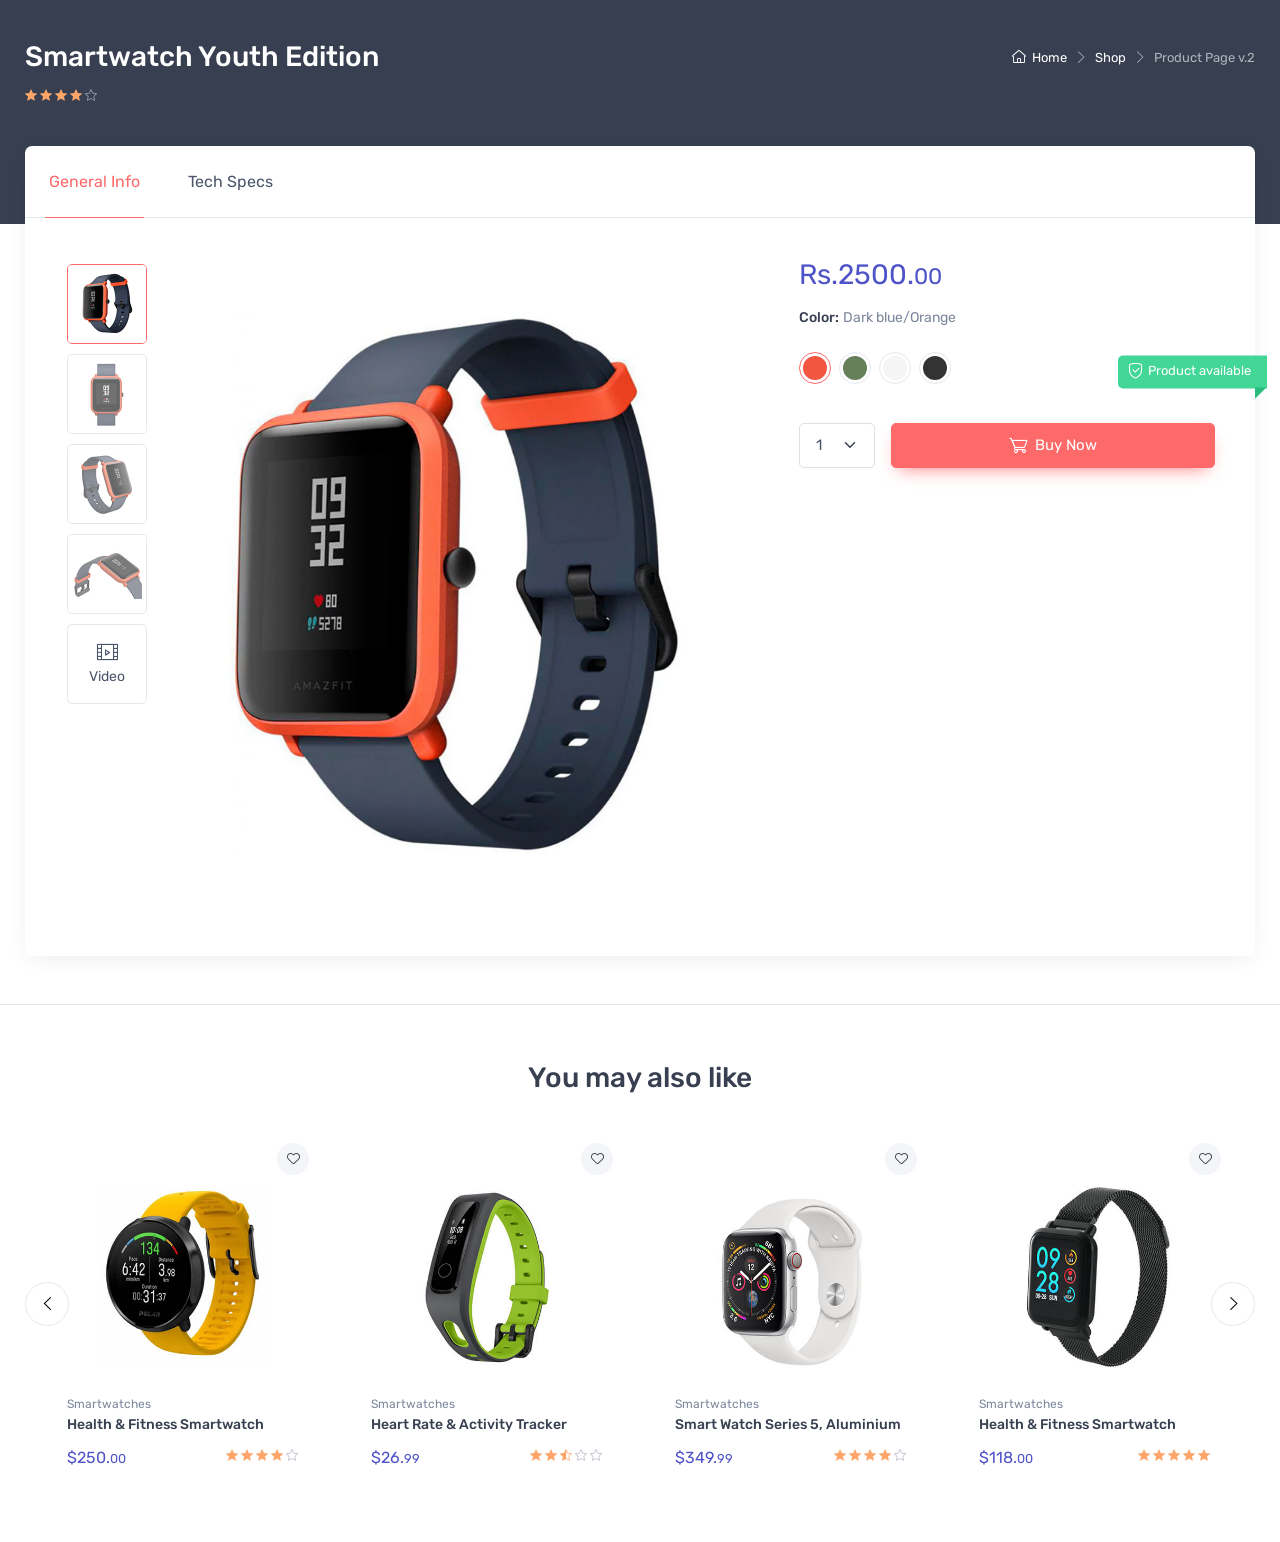
<file: product-spec.html>
<!DOCTYPE html>
<html lang="en">
  
<!-- Mirrored from cartzilla.createx.studio/shop-single-v2.html by HTTrack Website Copier/3.x [XR&CO'2014], Sun, 19 Sep 2021 16:56:30 GMT -->
<!-- Added by HTTrack --><meta http-equiv="content-type" content="text/html;charset=utf-8" /><!-- /Added by HTTrack -->
<head>
    <meta charset="utf-8">
    <title>Cartzilla | Smartwatch Youth Edition</title>
    <!-- SEO Meta Tags-->
    <meta name="description" content="Cartzilla - Bootstrap E-commerce Template">
    <meta name="keywords" content="bootstrap, shop, e-commerce, market, modern, responsive,  business, mobile, bootstrap, html5, css3, js, gallery, slider, touch, creative, clean">
    <meta name="author" content="Createx Studio">
    <!-- Viewport-->
    <meta name="viewport" content="width=device-width, initial-scale=1">
    <!-- Favicon and Touch Icons-->
    <link rel="apple-touch-icon" sizes="180x180" href="apple-touch-icon.png">
    <link rel="icon" type="image/png" sizes="32x32" href="favicon-32x32.png">
    <link rel="icon" type="image/png" sizes="16x16" href="favicon-16x16.png">
    <link rel="manifest" href="site.webmanifest">
    <link rel="mask-icon" color="#fe6a6a" href="safari-pinned-tab.svg">
    <meta name="msapplication-TileColor" content="#ffffff">
    <meta name="theme-color" content="#ffffff">
    <!-- Vendor Styles including: Font Icons, Plugins, etc.-->
    <link rel="stylesheet" media="screen" href="vendor/simplebar/dist/simplebar.min.css"/>
    <link rel="stylesheet" media="screen" href="vendor/tiny-slider/dist/tiny-slider.css"/>
    <link rel="stylesheet" media="screen" href="vendor/drift-zoom/dist/drift-basic.min.css"/>
    <link rel="stylesheet" media="screen" href="vendor/lightgallery.js/dist/css/lightgallery.min.css"/>
    <!-- Main Theme Styles + Bootstrap-->
    <link rel="stylesheet" media="screen" href="css/theme.min.css">
  </head>
  <!-- Body-->
  <body class="handheld-toolbar-enabled">
    <!-- Google Tag Manager (noscript)-->
    <noscript>
      <iframe src="http://www.googletagmanager.com/ns.html?id=GTM-WKV3GT5" height="0" width="0" style="display: none; visibility: hidden;"></iframe>
    </noscript>
    
    <main class="page-wrapper">
      <!-- Navbar Electronics Store-->
     
      <!-- Custom page title-->
      <div class="page-title-overlap bg-dark pt-4">
        <div class="container d-lg-flex justify-content-between py-2 py-lg-3">
          <div class="order-lg-2 mb-3 mb-lg-0 pt-lg-2">
            <nav aria-label="breadcrumb">
              <ol class="breadcrumb breadcrumb-light flex-lg-nowrap justify-content-center justify-content-lg-start">
                <li class="breadcrumb-item"><a class="text-nowrap" href="index.html"><i class="ci-home"></i>Home</a></li>
                <li class="breadcrumb-item text-nowrap"><a href="#">Shop</a>
                </li>
                <li class="breadcrumb-item text-nowrap active" aria-current="page">Product Page v.2</li>
              </ol>
            </nav>
          </div>
          <div class="order-lg-1 pe-lg-4 text-center text-lg-start">
            <h1 class="h3 text-light mb-2">Smartwatch Youth Edition</h1>
            <div>
              <div class="star-rating"><i class="star-rating-icon ci-star-filled active"></i><i class="star-rating-icon ci-star-filled active"></i><i class="star-rating-icon ci-star-filled active"></i><i class="star-rating-icon ci-star-filled active"></i><i class="star-rating-icon ci-star"></i>
              </div><span class="d-inline-block fs-sm text-white opacity-70 align-middle mt-1 ms-1"></span>
            </div>
          </div>
        </div>
      </div>
      <div class="container">
        <div class="bg-light shadow-lg rounded-3">
          <!-- Tabs-->
          <ul class="nav nav-tabs" role="tablist">
            <li class="nav-item"><a class="nav-link py-4 px-sm-4 active" href="#general" data-bs-toggle="tab" role="tab">General <span class='d-none d-sm-inline'>Info</span></a></li>
            <li class="nav-item"><a class="nav-link py-4 px-sm-4" href="#specs" data-bs-toggle="tab" role="tab"><span class='d-none d-sm-inline'>Tech</span> Specs</a></li>
          </ul>
          <div class="px-4 pt-lg-3 pb-3 mb-5">
            <div class="tab-content px-lg-3">
              <!-- General info tab-->
              <div class="tab-pane fade show active" id="general" role="tabpanel">
                <div class="row">
                  <!-- Product gallery-->
                  <div class="col-lg-7 pe-lg-0">
                    <div class="product-gallery">
                      <div class="product-gallery-preview order-sm-2">
                        <div class="product-gallery-preview-item active" id="first"><img class="image-zoom" src="img/shop/single/gallery/05.jpg" data-zoom="img/shop/single/gallery/05.jpg" alt="Product image">
                          <div class="image-zoom-pane"></div>
                        </div>
                        <div class="product-gallery-preview-item" id="second"><img class="image-zoom" src="img/shop/single/gallery/06.jpg" data-zoom="img/shop/single/gallery/06.jpg" alt="Product image">
                          <div class="image-zoom-pane"></div>
                        </div>
                        <div class="product-gallery-preview-item" id="third"><img class="image-zoom" src="img/shop/single/gallery/07.jpg" data-zoom="img/shop/single/gallery/07.jpg" alt="Product image">
                          <div class="image-zoom-pane"></div>
                        </div>
                        <div class="product-gallery-preview-item" id="fourth"><img class="image-zoom" src="img/shop/single/gallery/08.jpg" data-zoom="img/shop/single/gallery/08.jpg" alt="Product image">
                          <div class="image-zoom-pane"></div>
                        </div>
                      </div>

                      <!-- Product Gallery -->
                      <div class="product-gallery-thumblist order-sm-1"><a class="product-gallery-thumblist-item active" href="#first"><img src="img/shop/single/gallery/th05.jpg" alt="Product thumb"></a><a class="product-gallery-thumblist-item" href="#second"><img src="img/shop/single/gallery/th06.jpg" alt="Product thumb"></a><a class="product-gallery-thumblist-item" href="#third"><img src="img/shop/single/gallery/th07.jpg" alt="Product thumb"></a><a class="product-gallery-thumblist-item" href="#fourth"><img src="img/shop/single/gallery/th08.jpg" alt="Product thumb"></a><a class="product-gallery-thumblist-item video-item" href="https://www.youtube.com/watch?v=nrQevwouWn0">
                          <div class="product-gallery-thumblist-item-text"><i class="ci-video"></i>Video</div></a></div>
                    </div>
                  </div>
                  <!-- Product details-->
                  <div class="col-lg-5 pt-4 pt-lg-0">
                    <div class="product-details ms-auto pb-3">
                      <div class="h3 fw-normal text-accent mb-3 me-1">Rs.2500.<small>00</small></div>
                      <div class="fs-sm mb-4"><span class="text-heading fw-medium me-1">Color:</span><span class="text-muted" id="colorOption">Dark blue/Orange</span></div>
                      <div class="position-relative me-n4 mb-3">
                        <div class="form-check form-option form-check-inline mb-2">
                          <input class="form-check-input" type="radio" name="color" id="color1" data-bs-label="colorOption" value="Dark blue/Orange" checked>
                          <label class="form-option-label rounded-circle" for="color1"><span class="form-option-color rounded-circle" style="background-color: #f25540;"></span></label>
                        </div>
                        <div class="form-check form-option form-check-inline mb-2">
                          <input class="form-check-input" type="radio" name="color" id="color2" data-bs-label="colorOption" value="Dark blue/Green">
                          <label class="form-option-label rounded-circle" for="color2"><span class="form-option-color rounded-circle" style="background-color: #65805b;"></span></label>
                        </div>
                        <div class="form-check form-option form-check-inline mb-2">
                          <input class="form-check-input" type="radio" name="color" id="color3" data-bs-label="colorOption" value="Dark blue/White">
                          <label class="form-option-label rounded-circle" for="color3"><span class="form-option-color rounded-circle" style="background-color: #f5f5f5;"></span></label>
                        </div>
                        <div class="form-check form-option form-check-inline mb-2">
                          <input class="form-check-input" type="radio" name="color" id="color4" data-bs-label="colorOption" value="Dark blue/Black">
                          <label class="form-option-label rounded-circle" for="color4"><span class="form-option-color rounded-circle" style="background-color: #333;"></span></label>
                        </div>
                        <div class="product-badge product-available mt-n1"><i class="ci-security-check"></i>Product available</div>
                      </div>
                      <div class="d-flex align-items-center pt-2 pb-4">
                        <select class="form-select me-3" style="width: 5rem;">
                          <option value="1">1</option>
                          <option value="2">2</option>
                          <option value="3">3</option>
                          <option value="4">4</option>
                          <option value="5">5</option>
                        </select>
                        <a class="btn btn-primary btn-shadow d-block w-100" type="button" href="./checkout-details.html"><i class="ci-cart fs-lg me-2"></i>Buy Now</a>
                      </div>
                
                    
                      <!-- Sharing-->
                    </div>
                  </div>
                </div>
              </div>
              <!-- Tech specs tab-->
              <div class="tab-pane fade" id="specs" role="tabpanel">
                <div class="d-md-flex justify-content-between align-items-start pb-4 mb-4 border-bottom">
                  <div class="d-flex align-items-center me-md-3"><img src="img/shop/single/gallery/th05.jpg" width="90" alt="Product thumb">
                    <div class="ps-3">
                      <h6 class="fs-base mb-2">Smartwatch Youth Edition</h6>
                      <div class="h4 fw-normal text-accent">Rs.2500<small>00</small></div>
                    </div>
                  </div>
                  <div class="d-flex align-items-center pt-3">
                    <select class="form-select me-2" style="width: 5rem;">
                      <option value="1">1</option>
                      <option value="2">2</option>
                      <option value="3">3</option>
                      <option value="4">4</option>
                      <option value="5">5</option>
                    </select>
                    <a class="btn btn-primary btn-shadow me-2" href="./checkout-details.html" type="button"><i class="ci-cart fs-lg me-sm-2"></i><span class="d-none d-sm-inline">Buy Now</span></a>
                    
                  </div>
                </div>
                <!-- Specs table-->
                <div class="row pt-2">
                  <div class="col-lg-5 col-sm-6">
                    <h3 class="h6">General specs</h3>
                    <ul class="list-unstyled fs-sm pb-2">
                      <li class="d-flex justify-content-between pb-2 border-bottom"><span class="text-muted">Model:</span><span>Amazfit Smartwatch</span></li>
                      <li class="d-flex justify-content-between pb-2 border-bottom"><span class="text-muted">Gender:</span><span>Unisex</span></li>
                      <li class="d-flex justify-content-between pb-2 border-bottom"><span class="text-muted">Smartphone app:</span><span>Amazfit Watch</span></li>
                      <li class="d-flex justify-content-between pb-2 border-bottom"><span class="text-muted">OS campitibility:</span><span>Android / iOS</span></li>
                    </ul>
                    <h3 class="h6">Physical specs</h3>
                    <ul class="list-unstyled fs-sm pb-2">
                      <li class="d-flex justify-content-between pb-2 border-bottom"><span class="text-muted">Shape:</span><span>Rectangular</span></li>
                      <li class="d-flex justify-content-between pb-2 border-bottom"><span class="text-muted">Body material:</span><span>Plastics / Ceramics</span></li>
                      <li class="d-flex justify-content-between pb-2 border-bottom"><span class="text-muted">Band material:</span><span>Silicone</span></li>
                    </ul>
                    <h3 class="h6">Display</h3>
                    <ul class="list-unstyled fs-sm pb-2">
                      <li class="d-flex justify-content-between pb-2 border-bottom"><span class="text-muted">Display type:</span><span>Color</span></li>
                      <li class="d-flex justify-content-between pb-2 border-bottom"><span class="text-muted">Display size:</span><span>1.28"</span></li>
                      <li class="d-flex justify-content-between pb-2 border-bottom"><span class="text-muted">Screen resolution:</span><span>176 x 176</span></li>
                      <li class="d-flex justify-content-between pb-2 border-bottom"><span class="text-muted">Touch screen:</span><span>No</span></li>
                    </ul>
                  </div>
                  <div class="col-lg-5 col-sm-6 offset-lg-1">
                    <h3 class="h6">Functions</h3>
                    <ul class="list-unstyled fs-sm pb-2">
                      <li class="d-flex justify-content-between pb-2 border-bottom"><span class="text-muted">Phone calls:</span><span>Incoming call notification</span></li>
                      <li class="d-flex justify-content-between pb-2 border-bottom"><span class="text-muted">Monitoring:</span><span>Heart rate / Physical activity</span></li>
                      <li class="d-flex justify-content-between pb-2 border-bottom"><span class="text-muted">GPS support:</span><span>Yes</span></li>
                      <li class="d-flex justify-content-between pb-2 border-bottom"><span class="text-muted">Sensors:</span><span>Heart rate, Gyroscope, Geomagnetic, Light sensor</span></li>
                    </ul>
                    <h3 class="h6">Battery</h3>
                    <ul class="list-unstyled fs-sm pb-2">
                      <li class="d-flex justify-content-between pb-2 border-bottom"><span class="text-muted">Battery:</span><span>Li-Pol</span></li>
                      <li class="d-flex justify-content-between pb-2 border-bottom"><span class="text-muted">Battery capacity:</span><span>190 mAh</span></li>
                    </ul>
                    <h3 class="h6">Dimensions</h3>
                    <ul class="list-unstyled fs-sm pb-2">
                      <li class="d-flex justify-content-between pb-2 border-bottom"><span class="text-muted">Dimensions:</span><span>195 x 20 mm</span></li>
                      <li class="d-flex justify-content-between pb-2 border-bottom"><span class="text-muted">Weight:</span><span>32 g</span></li>
                    </ul>
                  </div>
                </div>
              </div>
              
            </div>
          </div>
        </div>
      </div>
      <hr class="mb-5">
      <!-- Product carousel (You may also like)-->
      <div class="container pt-lg-2 pb-5 mb-md-3">
        <h2 class="h3 text-center pb-4">You may also like</h2>
        <div class="tns-carousel tns-controls-static tns-controls-outside">
          <div class="tns-carousel-inner" data-carousel-options="{&quot;items&quot;: 2, &quot;controls&quot;: true, &quot;nav&quot;: false, &quot;responsive&quot;: {&quot;0&quot;:{&quot;items&quot;:1},&quot;500&quot;:{&quot;items&quot;:2, &quot;gutter&quot;: 18},&quot;768&quot;:{&quot;items&quot;:3, &quot;gutter&quot;: 20}, &quot;1100&quot;:{&quot;items&quot;:4, &quot;gutter&quot;: 30}}}">
            <!-- Product-->
            <div>
              <div class="card product-card card-static">
                <button class="btn-wishlist btn-sm" type="button" data-bs-toggle="tooltip" data-bs-placement="left" title="Add to wishlist"><i class="ci-heart"></i></button><a class="card-img-top d-block overflow-hidden" href="#"><img src="img/shop/catalog/66.jpg" alt="Product"></a>
                <div class="card-body py-2"><a class="product-meta d-block fs-xs pb-1" href="#">Smartwatches</a>
                  <h3 class="product-title fs-sm"><a href="#">Health &amp; Fitness Smartwatch</a></h3>
                  <div class="d-flex justify-content-between">
                    <div class="product-price"><span class="text-accent">$250.<small>00</small></span></div>
                    <div class="star-rating"><i class="star-rating-icon ci-star-filled active"></i><i class="star-rating-icon ci-star-filled active"></i><i class="star-rating-icon ci-star-filled active"></i><i class="star-rating-icon ci-star-filled active"></i><i class="star-rating-icon ci-star"></i>
                    </div>
                  </div>
                </div>
              </div>
            </div>
            <!-- Product-->
            <div>
              <div class="card product-card card-static">
                <button class="btn-wishlist btn-sm" type="button" data-bs-toggle="tooltip" data-bs-placement="left" title="Add to wishlist"><i class="ci-heart"></i></button><a class="card-img-top d-block overflow-hidden" href="#"><img src="img/shop/catalog/67.jpg" alt="Product"></a>
                <div class="card-body py-2"><a class="product-meta d-block fs-xs pb-1" href="#">Smartwatches</a>
                  <h3 class="product-title fs-sm"><a href="#">Heart Rate &amp; Activity Tracker</a></h3>
                  <div class="d-flex justify-content-between">
                    <div class="product-price text-accent">$26.<small>99</small></div>
                    <div class="star-rating"><i class="star-rating-icon ci-star-filled active"></i><i class="star-rating-icon ci-star-filled active"></i><i class="star-rating-icon ci-star-half active"></i><i class="star-rating-icon ci-star"></i><i class="star-rating-icon ci-star"></i>
                    </div>
                  </div>
                </div>
              </div>
            </div>
            <!-- Product-->
            <div>
              <div class="card product-card card-static">
                <button class="btn-wishlist btn-sm" type="button" data-bs-toggle="tooltip" data-bs-placement="left" title="Add to wishlist"><i class="ci-heart"></i></button><a class="card-img-top d-block overflow-hidden" href="#"><img src="img/shop/catalog/64.jpg" alt="Product"></a>
                <div class="card-body py-2"><a class="product-meta d-block fs-xs pb-1" href="#">Smartwatches</a>
                  <h3 class="product-title fs-sm"><a href="#">Smart Watch Series 5, Aluminium</a></h3>
                  <div class="d-flex justify-content-between">
                    <div class="product-price text-accent">$349.<small>99</small></div>
                    <div class="star-rating"><i class="star-rating-icon ci-star-filled active"></i><i class="star-rating-icon ci-star-filled active"></i><i class="star-rating-icon ci-star-filled active"></i><i class="star-rating-icon ci-star-filled active"></i><i class="star-rating-icon ci-star"></i>
                    </div>
                  </div>
                </div>
              </div>
            </div>
            <!-- Product-->
            <div>
              <div class="card product-card card-static">
                <button class="btn-wishlist btn-sm" type="button" data-bs-toggle="tooltip" data-bs-placement="left" title="Add to wishlist"><i class="ci-heart"></i></button><a class="card-img-top d-block overflow-hidden" href="#"><img src="img/shop/catalog/68.jpg" alt="Product"></a>
                <div class="card-body py-2"><a class="product-meta d-block fs-xs pb-1" href="#">Smartwatches</a>
                  <h3 class="product-title fs-sm"><a href="#">Health &amp; Fitness Smartwatch</a></h3>
                  <div class="d-flex justify-content-between">
                    <div class="product-price text-accent">$118.<small>00</small></div>
                    <div class="star-rating"><i class="star-rating-icon ci-star-filled active"></i><i class="star-rating-icon ci-star-filled active"></i><i class="star-rating-icon ci-star-filled active"></i><i class="star-rating-icon ci-star-filled active"></i><i class="star-rating-icon ci-star-filled active"></i>
                    </div>
                  </div>
                </div>
              </div>
            </div>
            <!-- Product-->
            <div>
              <div class="card product-card card-static">
                <button class="btn-wishlist btn-sm" type="button" data-bs-toggle="tooltip" data-bs-placement="left" title="Add to wishlist"><i class="ci-heart"></i></button><a class="card-img-top d-block overflow-hidden" href="#"><img src="img/shop/catalog/69.jpg" alt="Product"></a>
                <div class="card-body py-2"><a class="product-meta d-block fs-xs pb-1" href="#">Smartwatches</a>
                  <h3 class="product-title fs-sm"><a href="#">Heart Rate &amp; Activity Tracker</a></h3>
                  <div class="d-flex justify-content-between">
                    <div class="product-price text-accent">$25.<small>00</small></div>
                    <div class="star-rating"><i class="star-rating-icon ci-star-filled active"></i><i class="star-rating-icon ci-star-filled active"></i><i class="star-rating-icon ci-star-filled active"></i><i class="star-rating-icon ci-star-half active"></i><i class="star-rating-icon ci-star"></i>
                    </div>
                  </div>
                </div>
              </div>
            </div>
          </div>
        </div>
      </div>


    </main>
  
    
    <!-- Back To Top Button--><a class="btn-scroll-top" href="#top" data-scroll><span class="btn-scroll-top-tooltip text-muted fs-sm me-2">Top</span><i class="btn-scroll-top-icon ci-arrow-up">   </i></a>
    <!-- Vendor scrits: js libraries and plugins-->
    <script src="vendor/bootstrap/dist/js/bootstrap.bundle.min.js"></script>
    <script src="vendor/simplebar/dist/simplebar.min.js"></script>
    <script src="vendor/tiny-slider/dist/min/tiny-slider.js"></script>
    <script src="vendor/smooth-scroll/dist/smooth-scroll.polyfills.min.js"></script>
    <script src="vendor/drift-zoom/dist/Drift.min.js"></script>
    <script src="vendor/lightgallery.js/dist/js/lightgallery.min.js"></script>
    <script src="vendor/lg-video.js/dist/lg-video.min.js"></script>
    <!-- Main theme script-->
    <script src="js/theme.min.js"></script>
  </body>

<!-- Mirrored from cartzilla.createx.studio/shop-single-v2.html by HTTrack Website Copier/3.x [XR&CO'2014], Sun, 19 Sep 2021 16:56:35 GMT -->
</html>
</file>
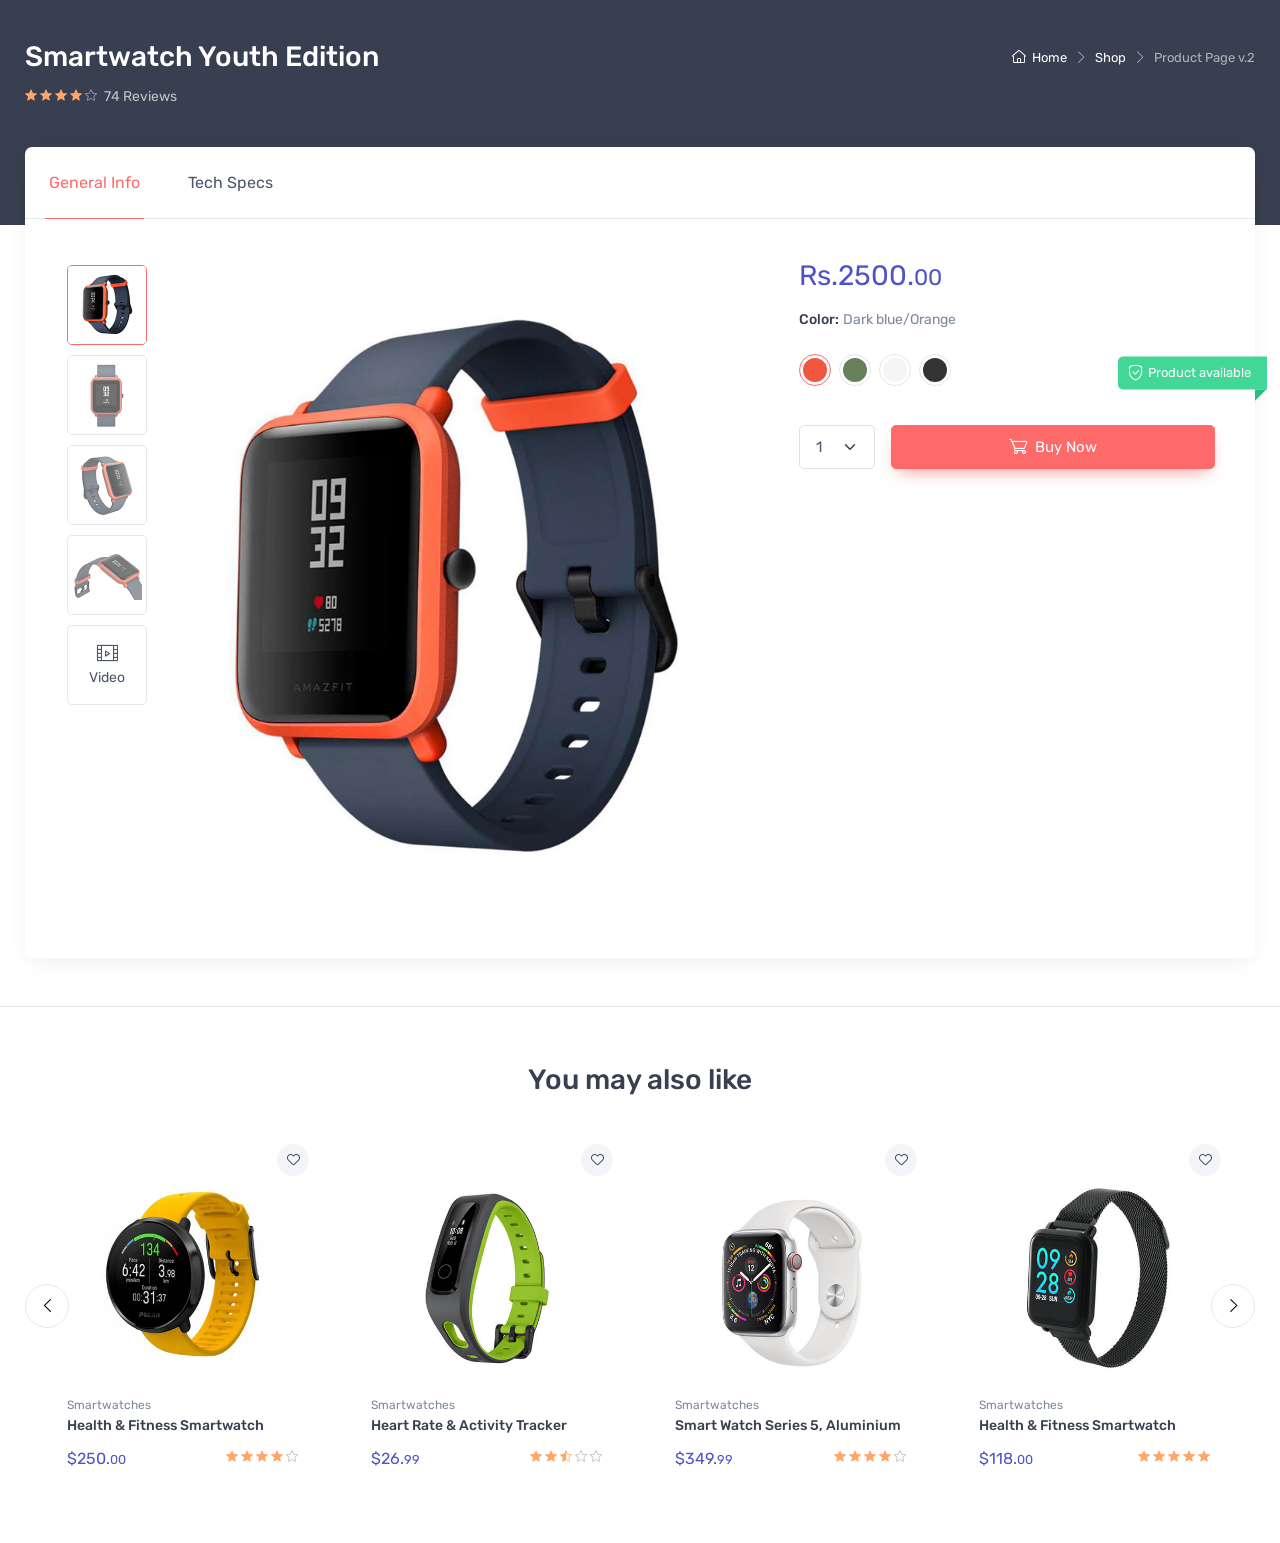
<file: shop-single-v2.html>
<!DOCTYPE html>
<html lang="en">
  
<!-- Mirrored from cartzilla.createx.studio/shop-single-v2.html by HTTrack Website Copier/3.x [XR&CO'2014], Sun, 19 Sep 2021 16:56:30 GMT -->
<!-- Added by HTTrack --><meta http-equiv="content-type" content="text/html;charset=utf-8" /><!-- /Added by HTTrack -->
<head>
    <meta charset="utf-8">
    <title>Cartzilla | Smartwatch Youth Edition</title>
    <!-- SEO Meta Tags-->
    <meta name="description" content="Cartzilla - Bootstrap E-commerce Template">
    <meta name="keywords" content="bootstrap, shop, e-commerce, market, modern, responsive,  business, mobile, bootstrap, html5, css3, js, gallery, slider, touch, creative, clean">
    <meta name="author" content="Createx Studio">
    <!-- Viewport-->
    <meta name="viewport" content="width=device-width, initial-scale=1">
    <!-- Favicon and Touch Icons-->
    <link rel="apple-touch-icon" sizes="180x180" href="apple-touch-icon.png">
    <link rel="icon" type="image/png" sizes="32x32" href="favicon-32x32.png">
    <link rel="icon" type="image/png" sizes="16x16" href="favicon-16x16.png">
    <link rel="manifest" href="site.webmanifest">
    <link rel="mask-icon" color="#fe6a6a" href="safari-pinned-tab.svg">
    <meta name="msapplication-TileColor" content="#ffffff">
    <meta name="theme-color" content="#ffffff">
    <!-- Vendor Styles including: Font Icons, Plugins, etc.-->
    <link rel="stylesheet" media="screen" href="vendor/simplebar/dist/simplebar.min.css"/>
    <link rel="stylesheet" media="screen" href="vendor/tiny-slider/dist/tiny-slider.css"/>
    <link rel="stylesheet" media="screen" href="vendor/drift-zoom/dist/drift-basic.min.css"/>
    <link rel="stylesheet" media="screen" href="vendor/lightgallery.js/dist/css/lightgallery.min.css"/>
    <!-- Main Theme Styles + Bootstrap-->
    <link rel="stylesheet" media="screen" href="css/theme.min.css">
  </head>
  <!-- Body-->
  <body class="handheld-toolbar-enabled">
    <!-- Google Tag Manager (noscript)-->
    <noscript>
      <iframe src="http://www.googletagmanager.com/ns.html?id=GTM-WKV3GT5" height="0" width="0" style="display: none; visibility: hidden;"></iframe>
    </noscript>
    
    <main class="page-wrapper">
      <!-- Navbar Electronics Store-->
     
      <!-- Custom page title-->
      <div class="page-title-overlap bg-dark pt-4">
        <div class="container d-lg-flex justify-content-between py-2 py-lg-3">
          <div class="order-lg-2 mb-3 mb-lg-0 pt-lg-2">
            <nav aria-label="breadcrumb">
              <ol class="breadcrumb breadcrumb-light flex-lg-nowrap justify-content-center justify-content-lg-start">
                <li class="breadcrumb-item"><a class="text-nowrap" href="index.html"><i class="ci-home"></i>Home</a></li>
                <li class="breadcrumb-item text-nowrap"><a href="#">Shop</a>
                </li>
                <li class="breadcrumb-item text-nowrap active" aria-current="page">Product Page v.2</li>
              </ol>
            </nav>
          </div>
          <div class="order-lg-1 pe-lg-4 text-center text-lg-start">
            <h1 class="h3 text-light mb-2">Smartwatch Youth Edition</h1>
            <div>
              <div class="star-rating"><i class="star-rating-icon ci-star-filled active"></i><i class="star-rating-icon ci-star-filled active"></i><i class="star-rating-icon ci-star-filled active"></i><i class="star-rating-icon ci-star-filled active"></i><i class="star-rating-icon ci-star"></i>
              </div><span class="d-inline-block fs-sm text-white opacity-70 align-middle mt-1 ms-1">74 Reviews</span>
            </div>
          </div>
        </div>
      </div>
      <div class="container">
        <div class="bg-light shadow-lg rounded-3">
          <!-- Tabs-->
          <ul class="nav nav-tabs" role="tablist">
            <li class="nav-item"><a class="nav-link py-4 px-sm-4 active" href="#general" data-bs-toggle="tab" role="tab">General <span class='d-none d-sm-inline'>Info</span></a></li>
            <li class="nav-item"><a class="nav-link py-4 px-sm-4" href="#specs" data-bs-toggle="tab" role="tab"><span class='d-none d-sm-inline'>Tech</span> Specs</a></li>
          </ul>
          <div class="px-4 pt-lg-3 pb-3 mb-5">
            <div class="tab-content px-lg-3">
              <!-- General info tab-->
              <div class="tab-pane fade show active" id="general" role="tabpanel">
                <div class="row">
                  <!-- Product gallery-->
                  <div class="col-lg-7 pe-lg-0">
                    <div class="product-gallery">
                      <div class="product-gallery-preview order-sm-2">
                        <div class="product-gallery-preview-item active" id="first"><img class="image-zoom" src="img/shop/single/gallery/05.jpg" data-zoom="img/shop/single/gallery/05.jpg" alt="Product image">
                          <div class="image-zoom-pane"></div>
                        </div>
                        <div class="product-gallery-preview-item" id="second"><img class="image-zoom" src="img/shop/single/gallery/06.jpg" data-zoom="img/shop/single/gallery/06.jpg" alt="Product image">
                          <div class="image-zoom-pane"></div>
                        </div>
                        <div class="product-gallery-preview-item" id="third"><img class="image-zoom" src="img/shop/single/gallery/07.jpg" data-zoom="img/shop/single/gallery/07.jpg" alt="Product image">
                          <div class="image-zoom-pane"></div>
                        </div>
                        <div class="product-gallery-preview-item" id="fourth"><img class="image-zoom" src="img/shop/single/gallery/08.jpg" data-zoom="img/shop/single/gallery/08.jpg" alt="Product image">
                          <div class="image-zoom-pane"></div>
                        </div>
                      </div>
                      <div class="product-gallery-thumblist order-sm-1"><a class="product-gallery-thumblist-item active" href="#first"><img src="img/shop/single/gallery/th05.jpg" alt="Product thumb"></a><a class="product-gallery-thumblist-item" href="#second"><img src="img/shop/single/gallery/th06.jpg" alt="Product thumb"></a><a class="product-gallery-thumblist-item" href="#third"><img src="img/shop/single/gallery/th07.jpg" alt="Product thumb"></a><a class="product-gallery-thumblist-item" href="#fourth"><img src="img/shop/single/gallery/th08.jpg" alt="Product thumb"></a><a class="product-gallery-thumblist-item video-item" href="https://www.youtube.com/watch?v=nrQevwouWn0">
                          <div class="product-gallery-thumblist-item-text"><i class="ci-video"></i>Video</div></a></div>
                    </div>
                  </div>
                  <!-- Product details-->
                  <div class="col-lg-5 pt-4 pt-lg-0">
                    <div class="product-details ms-auto pb-3">
                      <div class="h3 fw-normal text-accent mb-3 me-1">Rs.2500.<small>00</small></div>
                      <div class="fs-sm mb-4"><span class="text-heading fw-medium me-1">Color:</span><span class="text-muted" id="colorOption">Dark blue/Orange</span></div>
                      <div class="position-relative me-n4 mb-3">
                        <div class="form-check form-option form-check-inline mb-2">
                          <input class="form-check-input" type="radio" name="color" id="color1" data-bs-label="colorOption" value="Dark blue/Orange" checked>
                          <label class="form-option-label rounded-circle" for="color1"><span class="form-option-color rounded-circle" style="background-color: #f25540;"></span></label>
                        </div>
                        <div class="form-check form-option form-check-inline mb-2">
                          <input class="form-check-input" type="radio" name="color" id="color2" data-bs-label="colorOption" value="Dark blue/Green">
                          <label class="form-option-label rounded-circle" for="color2"><span class="form-option-color rounded-circle" style="background-color: #65805b;"></span></label>
                        </div>
                        <div class="form-check form-option form-check-inline mb-2">
                          <input class="form-check-input" type="radio" name="color" id="color3" data-bs-label="colorOption" value="Dark blue/White">
                          <label class="form-option-label rounded-circle" for="color3"><span class="form-option-color rounded-circle" style="background-color: #f5f5f5;"></span></label>
                        </div>
                        <div class="form-check form-option form-check-inline mb-2">
                          <input class="form-check-input" type="radio" name="color" id="color4" data-bs-label="colorOption" value="Dark blue/Black">
                          <label class="form-option-label rounded-circle" for="color4"><span class="form-option-color rounded-circle" style="background-color: #333;"></span></label>
                        </div>
                        <div class="product-badge product-available mt-n1"><i class="ci-security-check"></i>Product available</div>
                      </div>
                      <div class="d-flex align-items-center pt-2 pb-4">
                        <select class="form-select me-3" style="width: 5rem;">
                          <option value="1">1</option>
                          <option value="2">2</option>
                          <option value="3">3</option>
                          <option value="4">4</option>
                          <option value="5">5</option>
                        </select>
                        <button class="btn btn-primary btn-shadow d-block w-100" type="button"><i class="ci-cart fs-lg me-2"></i>Buy Now</button>
                      </div>
                
                    
                      <!-- Sharing-->
                    </div>
                  </div>
                </div>
              </div>
              <!-- Tech specs tab-->
              <div class="tab-pane fade" id="specs" role="tabpanel">
                <div class="d-md-flex justify-content-between align-items-start pb-4 mb-4 border-bottom">
                  <div class="d-flex align-items-center me-md-3"><img src="img/shop/single/gallery/th05.jpg" width="90" alt="Product thumb">
                    <div class="ps-3">
                      <h6 class="fs-base mb-2">Smartwatch Youth Edition</h6>
                      <div class="h4 fw-normal text-accent">Rs.2500<small>00</small></div>
                    </div>
                  </div>
                  <div class="d-flex align-items-center pt-3">
                    <select class="form-select me-2" style="width: 5rem;">
                      <option value="1">1</option>
                      <option value="2">2</option>
                      <option value="3">3</option>
                      <option value="4">4</option>
                      <option value="5">5</option>
                    </select>
                    <button class="btn btn-primary btn-shadow me-2" type="button"><i class="ci-cart fs-lg me-sm-2"></i><span class="d-none d-sm-inline">Buy Now</span></button>
                    
                  </div>
                </div>
                <!-- Specs table-->
                <div class="row pt-2">
                  <div class="col-lg-5 col-sm-6">
                    <h3 class="h6">General specs</h3>
                    <ul class="list-unstyled fs-sm pb-2">
                      <li class="d-flex justify-content-between pb-2 border-bottom"><span class="text-muted">Model:</span><span>Amazfit Smartwatch</span></li>
                      <li class="d-flex justify-content-between pb-2 border-bottom"><span class="text-muted">Gender:</span><span>Unisex</span></li>
                      <li class="d-flex justify-content-between pb-2 border-bottom"><span class="text-muted">Smartphone app:</span><span>Amazfit Watch</span></li>
                      <li class="d-flex justify-content-between pb-2 border-bottom"><span class="text-muted">OS campitibility:</span><span>Android / iOS</span></li>
                    </ul>
                    <h3 class="h6">Physical specs</h3>
                    <ul class="list-unstyled fs-sm pb-2">
                      <li class="d-flex justify-content-between pb-2 border-bottom"><span class="text-muted">Shape:</span><span>Rectangular</span></li>
                      <li class="d-flex justify-content-between pb-2 border-bottom"><span class="text-muted">Body material:</span><span>Plastics / Ceramics</span></li>
                      <li class="d-flex justify-content-between pb-2 border-bottom"><span class="text-muted">Band material:</span><span>Silicone</span></li>
                    </ul>
                    <h3 class="h6">Display</h3>
                    <ul class="list-unstyled fs-sm pb-2">
                      <li class="d-flex justify-content-between pb-2 border-bottom"><span class="text-muted">Display type:</span><span>Color</span></li>
                      <li class="d-flex justify-content-between pb-2 border-bottom"><span class="text-muted">Display size:</span><span>1.28"</span></li>
                      <li class="d-flex justify-content-between pb-2 border-bottom"><span class="text-muted">Screen resolution:</span><span>176 x 176</span></li>
                      <li class="d-flex justify-content-between pb-2 border-bottom"><span class="text-muted">Touch screen:</span><span>No</span></li>
                    </ul>
                  </div>
                  <div class="col-lg-5 col-sm-6 offset-lg-1">
                    <h3 class="h6">Functions</h3>
                    <ul class="list-unstyled fs-sm pb-2">
                      <li class="d-flex justify-content-between pb-2 border-bottom"><span class="text-muted">Phone calls:</span><span>Incoming call notification</span></li>
                      <li class="d-flex justify-content-between pb-2 border-bottom"><span class="text-muted">Monitoring:</span><span>Heart rate / Physical activity</span></li>
                      <li class="d-flex justify-content-between pb-2 border-bottom"><span class="text-muted">GPS support:</span><span>Yes</span></li>
                      <li class="d-flex justify-content-between pb-2 border-bottom"><span class="text-muted">Sensors:</span><span>Heart rate, Gyroscope, Geomagnetic, Light sensor</span></li>
                    </ul>
                    <h3 class="h6">Battery</h3>
                    <ul class="list-unstyled fs-sm pb-2">
                      <li class="d-flex justify-content-between pb-2 border-bottom"><span class="text-muted">Battery:</span><span>Li-Pol</span></li>
                      <li class="d-flex justify-content-between pb-2 border-bottom"><span class="text-muted">Battery capacity:</span><span>190 mAh</span></li>
                    </ul>
                    <h3 class="h6">Dimensions</h3>
                    <ul class="list-unstyled fs-sm pb-2">
                      <li class="d-flex justify-content-between pb-2 border-bottom"><span class="text-muted">Dimensions:</span><span>195 x 20 mm</span></li>
                      <li class="d-flex justify-content-between pb-2 border-bottom"><span class="text-muted">Weight:</span><span>32 g</span></li>
                    </ul>
                  </div>
                </div>
              </div>
              
            </div>
          </div>
        </div>
      </div>
      <hr class="mb-5">
      <!-- Product carousel (You may also like)-->
      <div class="container pt-lg-2 pb-5 mb-md-3">
        <h2 class="h3 text-center pb-4">You may also like</h2>
        <div class="tns-carousel tns-controls-static tns-controls-outside">
          <div class="tns-carousel-inner" data-carousel-options="{&quot;items&quot;: 2, &quot;controls&quot;: true, &quot;nav&quot;: false, &quot;responsive&quot;: {&quot;0&quot;:{&quot;items&quot;:1},&quot;500&quot;:{&quot;items&quot;:2, &quot;gutter&quot;: 18},&quot;768&quot;:{&quot;items&quot;:3, &quot;gutter&quot;: 20}, &quot;1100&quot;:{&quot;items&quot;:4, &quot;gutter&quot;: 30}}}">
            <!-- Product-->
            <div>
              <div class="card product-card card-static">
                <button class="btn-wishlist btn-sm" type="button" data-bs-toggle="tooltip" data-bs-placement="left" title="Add to wishlist"><i class="ci-heart"></i></button><a class="card-img-top d-block overflow-hidden" href="#"><img src="img/shop/catalog/66.jpg" alt="Product"></a>
                <div class="card-body py-2"><a class="product-meta d-block fs-xs pb-1" href="#">Smartwatches</a>
                  <h3 class="product-title fs-sm"><a href="#">Health &amp; Fitness Smartwatch</a></h3>
                  <div class="d-flex justify-content-between">
                    <div class="product-price"><span class="text-accent">$250.<small>00</small></span></div>
                    <div class="star-rating"><i class="star-rating-icon ci-star-filled active"></i><i class="star-rating-icon ci-star-filled active"></i><i class="star-rating-icon ci-star-filled active"></i><i class="star-rating-icon ci-star-filled active"></i><i class="star-rating-icon ci-star"></i>
                    </div>
                  </div>
                </div>
              </div>
            </div>
            <!-- Product-->
            <div>
              <div class="card product-card card-static">
                <button class="btn-wishlist btn-sm" type="button" data-bs-toggle="tooltip" data-bs-placement="left" title="Add to wishlist"><i class="ci-heart"></i></button><a class="card-img-top d-block overflow-hidden" href="#"><img src="img/shop/catalog/67.jpg" alt="Product"></a>
                <div class="card-body py-2"><a class="product-meta d-block fs-xs pb-1" href="#">Smartwatches</a>
                  <h3 class="product-title fs-sm"><a href="#">Heart Rate &amp; Activity Tracker</a></h3>
                  <div class="d-flex justify-content-between">
                    <div class="product-price text-accent">$26.<small>99</small></div>
                    <div class="star-rating"><i class="star-rating-icon ci-star-filled active"></i><i class="star-rating-icon ci-star-filled active"></i><i class="star-rating-icon ci-star-half active"></i><i class="star-rating-icon ci-star"></i><i class="star-rating-icon ci-star"></i>
                    </div>
                  </div>
                </div>
              </div>
            </div>
            <!-- Product-->
            <div>
              <div class="card product-card card-static">
                <button class="btn-wishlist btn-sm" type="button" data-bs-toggle="tooltip" data-bs-placement="left" title="Add to wishlist"><i class="ci-heart"></i></button><a class="card-img-top d-block overflow-hidden" href="#"><img src="img/shop/catalog/64.jpg" alt="Product"></a>
                <div class="card-body py-2"><a class="product-meta d-block fs-xs pb-1" href="#">Smartwatches</a>
                  <h3 class="product-title fs-sm"><a href="#">Smart Watch Series 5, Aluminium</a></h3>
                  <div class="d-flex justify-content-between">
                    <div class="product-price text-accent">$349.<small>99</small></div>
                    <div class="star-rating"><i class="star-rating-icon ci-star-filled active"></i><i class="star-rating-icon ci-star-filled active"></i><i class="star-rating-icon ci-star-filled active"></i><i class="star-rating-icon ci-star-filled active"></i><i class="star-rating-icon ci-star"></i>
                    </div>
                  </div>
                </div>
              </div>
            </div>
            <!-- Product-->
            <div>
              <div class="card product-card card-static">
                <button class="btn-wishlist btn-sm" type="button" data-bs-toggle="tooltip" data-bs-placement="left" title="Add to wishlist"><i class="ci-heart"></i></button><a class="card-img-top d-block overflow-hidden" href="#"><img src="img/shop/catalog/68.jpg" alt="Product"></a>
                <div class="card-body py-2"><a class="product-meta d-block fs-xs pb-1" href="#">Smartwatches</a>
                  <h3 class="product-title fs-sm"><a href="#">Health &amp; Fitness Smartwatch</a></h3>
                  <div class="d-flex justify-content-between">
                    <div class="product-price text-accent">$118.<small>00</small></div>
                    <div class="star-rating"><i class="star-rating-icon ci-star-filled active"></i><i class="star-rating-icon ci-star-filled active"></i><i class="star-rating-icon ci-star-filled active"></i><i class="star-rating-icon ci-star-filled active"></i><i class="star-rating-icon ci-star-filled active"></i>
                    </div>
                  </div>
                </div>
              </div>
            </div>
            <!-- Product-->
            <div>
              <div class="card product-card card-static">
                <button class="btn-wishlist btn-sm" type="button" data-bs-toggle="tooltip" data-bs-placement="left" title="Add to wishlist"><i class="ci-heart"></i></button><a class="card-img-top d-block overflow-hidden" href="#"><img src="img/shop/catalog/69.jpg" alt="Product"></a>
                <div class="card-body py-2"><a class="product-meta d-block fs-xs pb-1" href="#">Smartwatches</a>
                  <h3 class="product-title fs-sm"><a href="#">Heart Rate &amp; Activity Tracker</a></h3>
                  <div class="d-flex justify-content-between">
                    <div class="product-price text-accent">$25.<small>00</small></div>
                    <div class="star-rating"><i class="star-rating-icon ci-star-filled active"></i><i class="star-rating-icon ci-star-filled active"></i><i class="star-rating-icon ci-star-filled active"></i><i class="star-rating-icon ci-star-half active"></i><i class="star-rating-icon ci-star"></i>
                    </div>
                  </div>
                </div>
              </div>
            </div>
          </div>
        </div>
      </div>


    </main>
  
    
    <!-- Back To Top Button--><a class="btn-scroll-top" href="#top" data-scroll><span class="btn-scroll-top-tooltip text-muted fs-sm me-2">Top</span><i class="btn-scroll-top-icon ci-arrow-up">   </i></a>
    <!-- Vendor scrits: js libraries and plugins-->
    <script src="vendor/bootstrap/dist/js/bootstrap.bundle.min.js"></script>
    <script src="vendor/simplebar/dist/simplebar.min.js"></script>
    <script src="vendor/tiny-slider/dist/min/tiny-slider.js"></script>
    <script src="vendor/smooth-scroll/dist/smooth-scroll.polyfills.min.js"></script>
    <script src="vendor/drift-zoom/dist/Drift.min.js"></script>
    <script src="vendor/lightgallery.js/dist/js/lightgallery.min.js"></script>
    <script src="vendor/lg-video.js/dist/lg-video.min.js"></script>
    <!-- Main theme script-->
    <script src="js/theme.min.js"></script>
  </body>

<!-- Mirrored from cartzilla.createx.studio/shop-single-v2.html by HTTrack Website Copier/3.x [XR&CO'2014], Sun, 19 Sep 2021 16:56:35 GMT -->
</html>
</file>
<file: vendor/tiny-slider/dist/tiny-slider.css>
.tns-outer{padding:0 !important}.tns-outer [hidden]{display:none !important}.tns-outer [aria-controls],.tns-outer [data-action]{cursor:pointer}.tns-slider{-webkit-transition:all 0s;-moz-transition:all 0s;transition:all 0s}.tns-slider>.tns-item{-webkit-box-sizing:border-box;-moz-box-sizing:border-box;box-sizing:border-box}.tns-horizontal.tns-subpixel{white-space:nowrap}.tns-horizontal.tns-subpixel>.tns-item{display:inline-block;vertical-align:top;white-space:normal}.tns-horizontal.tns-no-subpixel:after{content:'';display:table;clear:both}.tns-horizontal.tns-no-subpixel>.tns-item{float:left}.tns-horizontal.tns-carousel.tns-no-subpixel>.tns-item{margin-right:-100%}.tns-no-calc{position:relative;left:0}.tns-gallery{position:relative;left:0;min-height:1px}.tns-gallery>.tns-item{position:absolute;left:-100%;-webkit-transition:transform 0s, opacity 0s;-moz-transition:transform 0s, opacity 0s;transition:transform 0s, opacity 0s}.tns-gallery>.tns-slide-active{position:relative;left:auto !important}.tns-gallery>.tns-moving{-webkit-transition:all 0.25s;-moz-transition:all 0.25s;transition:all 0.25s}.tns-autowidth{display:inline-block}.tns-lazy-img{-webkit-transition:opacity 0.6s;-moz-transition:opacity 0.6s;transition:opacity 0.6s;opacity:0.6}.tns-lazy-img.tns-complete{opacity:1}.tns-ah{-webkit-transition:height 0s;-moz-transition:height 0s;transition:height 0s}.tns-ovh{overflow:hidden}.tns-visually-hidden{position:absolute;left:-10000em}.tns-transparent{opacity:0;visibility:hidden}.tns-fadeIn{opacity:1;filter:alpha(opacity=100);z-index:0}.tns-normal,.tns-fadeOut{opacity:0;filter:alpha(opacity=0);z-index:-1}.tns-vpfix{white-space:nowrap}.tns-vpfix>div,.tns-vpfix>li{display:inline-block}.tns-t-subp2{margin:0 auto;width:310px;position:relative;height:10px;overflow:hidden}.tns-t-ct{width:2333.3333333%;width:-webkit-calc(100% * 70 / 3);width:-moz-calc(100% * 70 / 3);width:calc(100% * 70 / 3);position:absolute;right:0}.tns-t-ct:after{content:'';display:table;clear:both}.tns-t-ct>div{width:1.4285714%;width:-webkit-calc(100% / 70);width:-moz-calc(100% / 70);width:calc(100% / 70);height:10px;float:left}

/*# sourceMappingURL=sourcemaps/tiny-slider.css.map */
</file>
<file: vendor/simplebar/dist/simplebar.min.css>
[data-simplebar] {
    position: relative;
    flex-direction: column;
    flex-wrap: wrap;
    justify-content: flex-start;
    align-content: flex-start;
    align-items: flex-start
}

.simplebar-wrapper {
    overflow: hidden;
    width: inherit;
    height: inherit;
    max-width: inherit;
    max-height: inherit
}

.simplebar-mask {
    direction: inherit;
    position: absolute;
    overflow: hidden;
    padding: 0;
    margin: 0;
    left: 0;
    top: 0;
    bottom: 0;
    right: 0;
    width: auto !important;
    height: auto !important;
    z-index: 0
}

.simplebar-offset {
    direction: inherit !important;
    box-sizing: inherit !important;
    resize: none !important;
    position: absolute;
    top: 0;
    left: 0;
    bottom: 0;
    right: 0;
    padding: 0;
    margin: 0;
    -webkit-overflow-scrolling: touch
}

.simplebar-content-wrapper {
    direction: inherit;
    box-sizing: border-box !important;
    position: relative;
    display: block;
    height: 100%;
    width: auto;
    max-width: 100%;
    max-height: 100%;
    scrollbar-width: none;
    -ms-overflow-style: none
}

.simplebar-content-wrapper::-webkit-scrollbar,
.simplebar-hide-scrollbar::-webkit-scrollbar {
    width: 0;
    height: 0
}

.simplebar-content:after,
.simplebar-content:before {
    content: ' ';
    display: table
}

.simplebar-placeholder {
    max-height: 100%;
    max-width: 100%;
    width: 100%;
    pointer-events: none
}

.simplebar-height-auto-observer-wrapper {
    box-sizing: inherit !important;
    height: 100%;
    width: 100%;
    max-width: 1px;
    position: relative;
    float: left;
    max-height: 1px;
    overflow: hidden;
    z-index: -1;
    padding: 0;
    margin: 0;
    pointer-events: none;
    flex-grow: inherit;
    flex-shrink: 0;
    flex-basis: 0
}

.simplebar-height-auto-observer {
    box-sizing: inherit;
    display: block;
    opacity: 0;
    position: absolute;
    top: 0;
    left: 0;
    height: 1000%;
    width: 1000%;
    min-height: 1px;
    min-width: 1px;
    overflow: hidden;
    pointer-events: none;
    z-index: -1
}

.simplebar-track {
    z-index: 1;
    position: absolute;
    right: 0;
    bottom: 0;
    pointer-events: none;
    overflow: hidden
}

[data-simplebar].simplebar-dragging .simplebar-content {
    pointer-events: none;
    user-select: none;
    -webkit-user-select: none
}

[data-simplebar].simplebar-dragging .simplebar-track {
    pointer-events: all
}

.simplebar-scrollbar {
    position: absolute;
    left: 0;
    right: 0;
    min-height: 10px
}

.simplebar-scrollbar:before {
    position: absolute;
    content: '';
    background: #000;
    border-radius: 7px;
    left: 2px;
    right: 2px;
    opacity: 0;
    transition: opacity .2s linear
}

.simplebar-scrollbar.simplebar-visible:before {
    opacity: .5;
    transition: opacity 0s linear
}

.simplebar-track.simplebar-vertical {
    top: 0;
    width: 11px
}

.simplebar-track.simplebar-vertical .simplebar-scrollbar:before {
    top: 2px;
    bottom: 2px
}

.simplebar-track.simplebar-horizontal {
    left: 0;
    height: 11px
}

.simplebar-track.simplebar-horizontal .simplebar-scrollbar:before {
    height: 100%;
    left: 2px;
    right: 2px
}

.simplebar-track.simplebar-horizontal .simplebar-scrollbar {
    right: auto;
    left: 0;
    top: 2px;
    height: 7px;
    min-height: 0;
    min-width: 10px;
    width: auto
}

[data-simplebar-direction=rtl] .simplebar-track.simplebar-vertical {
    right: auto;
    left: 0
}

.hs-dummy-scrollbar-size {
    direction: rtl;
    position: fixed;
    opacity: 0;
    visibility: hidden;
    height: 500px;
    width: 500px;
    overflow-y: hidden;
    overflow-x: scroll
}

.simplebar-hide-scrollbar {
    position: fixed;
    left: 0;
    visibility: hidden;
    overflow-y: scroll;
    scrollbar-width: none;
    -ms-overflow-style: none
}
</file>
<file: vendor/drift-zoom/dist/drift-basic.min.css>
@keyframes a{0%{transform:scale(1.5);opacity:0}to{transform:scale(1);opacity:1}}@keyframes b{0%{transform:scale(1);opacity:1}15%{transform:scale(1.1);opacity:1}to{transform:scale(.5);opacity:0}}@keyframes c{0%{transform:translate(-50%,-50%) rotate(0)}50%{transform:translate(-50%,-50%) rotate(-180deg)}to{transform:translate(-50%,-50%) rotate(-1turn)}}@keyframes d{0%{transform:scale(1)}10%{transform:scale(1.2) translateX(6px)}25%{transform:scale(1.3) translateX(8px)}40%{transform:scale(1.2) translateX(6px)}50%{transform:scale(1)}60%{transform:scale(.8) translateX(6px)}75%{transform:scale(.7) translateX(8px)}90%{transform:scale(.8) translateX(6px)}to{transform:scale(1)}}@keyframes e{0%{transform:scale(1)}10%{transform:scale(1.2) translateX(-6px)}25%{transform:scale(1.3) translateX(-8px)}40%{transform:scale(1.2) translateX(-6px)}50%{transform:scale(1)}60%{transform:scale(.8) translateX(-6px)}75%{transform:scale(.7) translateX(-8px)}90%{transform:scale(.8) translateX(-6px)}to{transform:scale(1)}}.drift-zoom-pane{background:rgba(0,0,0,.5);transform:translateZ(0);-webkit-transform:translateZ(0)}.drift-zoom-pane.drift-opening{animation:a .18s ease-out;-webkit-animation:a .18s ease-out}.drift-zoom-pane.drift-closing{animation:b .21s ease-in;-webkit-animation:b .21s ease-in}.drift-zoom-pane.drift-inline{position:absolute;width:150px;height:150px;border-radius:75px;box-shadow:0 6px 18px rgba(0,0,0,.3)}.drift-loading .drift-zoom-pane-loader{display:block;position:absolute;top:50%;left:50%;transform:translate(-50%,-50%);-webkit-transform:translate(-50%,-50%);width:66px;height:20px;animation:c 1.8s linear infinite;-webkit-animation:c 1.8s linear infinite}.drift-zoom-pane-loader:after,.drift-zoom-pane-loader:before{content:"";display:block;width:20px;height:20px;position:absolute;top:50%;margin-top:-10px;border-radius:20px;background:hsla(0,0%,100%,.9)}.drift-zoom-pane-loader:before{left:0;animation:d 1.8s linear infinite;-webkit-animation:d 1.8s linear infinite}.drift-zoom-pane-loader:after{right:0;animation:e 1.8s linear infinite;-webkit-animation:e 1.8s linear infinite;animation-delay:-.9s;-webkit-animation-delay:-.9s}.drift-bounding-box{background-color:rgba(0,0,0,.4)}
</file>
<file: vendor/lightgallery.js/dist/css/lightgallery.min.css>
@font-face{font-family:lg;src:url(../fonts/lg8306.ttf?22t19m) format("truetype"),url(../fonts/lg8306.woff?22t19m) format("woff"),url(../fonts/lg8306.svg?22t19m#lg) format("svg");font-weight:400;font-style:normal;font-display:block}.lg-icon{font-family:lg!important;speak:never;font-style:normal;font-weight:400;font-variant:normal;text-transform:none;line-height:1;-webkit-font-smoothing:antialiased;-moz-osx-font-smoothing:grayscale}.lg-actions .lg-next,.lg-actions .lg-prev{border-radius:2px;color:#999;cursor:pointer;display:block;font-size:22px;margin-top:-10px;padding:8px 10px 9px;position:absolute;top:50%;z-index:1080;outline:0;border:none;background-color:transparent}.lg-actions .lg-next.disabled,.lg-actions .lg-prev.disabled{pointer-events:none;opacity:.5}.lg-actions .lg-next:hover,.lg-actions .lg-prev:hover{color:#FFF}.lg-actions .lg-next{right:20px}.lg-actions .lg-next:before{content:"\e095"}.lg-actions .lg-prev{left:20px}.lg-actions .lg-prev:after{content:"\e094"}@-webkit-keyframes lg-right-end{0%,100%{left:0}50%{left:-30px}}@-moz-keyframes lg-right-end{0%,100%{left:0}50%{left:-30px}}@-ms-keyframes lg-right-end{0%,100%{left:0}50%{left:-30px}}@keyframes lg-right-end{0%,100%{left:0}50%{left:-30px}}@-webkit-keyframes lg-left-end{0%,100%{left:0}50%{left:30px}}@-moz-keyframes lg-left-end{0%,100%{left:0}50%{left:30px}}@-ms-keyframes lg-left-end{0%,100%{left:0}50%{left:30px}}@keyframes lg-left-end{0%,100%{left:0}50%{left:30px}}.lg-outer.lg-right-end .lg-object{-webkit-animation:lg-right-end .3s;-o-animation:lg-right-end .3s;animation:lg-right-end .3s;position:relative}.lg-outer.lg-left-end .lg-object{-webkit-animation:lg-left-end .3s;-o-animation:lg-left-end .3s;animation:lg-left-end .3s;position:relative}.lg-toolbar{z-index:1082;left:0;position:absolute;top:0;width:100%;background-color:rgba(0,0,0,.45)}.lg-toolbar .lg-icon{color:#999;cursor:pointer;float:right;font-size:24px;height:47px;line-height:27px;padding:10px 0;text-align:center;width:50px;text-decoration:none!important;outline:0;background:0 0;border:none;box-shadow:none;-webkit-transition:color .2s linear;-o-transition:color .2s linear;transition:color .2s linear}.lg-toolbar .lg-icon:hover{color:#FFF}.lg-toolbar .lg-close:after{content:"\e070"}.lg-toolbar .lg-download:after{content:"\e0f2"}.lg-sub-html{background-color:rgba(0,0,0,.45);bottom:0;color:#EEE;font-size:16px;left:0;padding:10px 40px;position:fixed;right:0;text-align:center;z-index:1080}.lg-sub-html h4{margin:0;font-size:13px;font-weight:700}.lg-sub-html p{font-size:12px;margin:5px 0 0}#lg-counter{color:#999;display:inline-block;font-size:16px;padding-left:20px;padding-top:12px;vertical-align:middle}.lg-next,.lg-prev,.lg-toolbar{opacity:1;-webkit-transition:-webkit-transform .35s cubic-bezier(0,0,.25,1) 0s,opacity .35s cubic-bezier(0,0,.25,1) 0s,color .2s linear;-moz-transition:-moz-transform .35s cubic-bezier(0,0,.25,1) 0s,opacity .35s cubic-bezier(0,0,.25,1) 0s,color .2s linear;-o-transition:-o-transform .35s cubic-bezier(0,0,.25,1) 0s,opacity .35s cubic-bezier(0,0,.25,1) 0s,color .2s linear;transition:transform .35s cubic-bezier(0,0,.25,1) 0s,opacity .35s cubic-bezier(0,0,.25,1) 0s,color .2s linear}.lg-hide-items .lg-prev{opacity:0;-webkit-transform:translate3d(-10px,0,0);transform:translate3d(-10px,0,0)}.lg-hide-items .lg-next{opacity:0;-webkit-transform:translate3d(10px,0,0);transform:translate3d(10px,0,0)}.lg-hide-items .lg-toolbar{opacity:0;-webkit-transform:translate3d(0,-10px,0);transform:translate3d(0,-10px,0)}body:not(.lg-from-hash) .lg-outer.lg-start-zoom .lg-object{-webkit-transform:scale3d(.5,.5,.5);transform:scale3d(.5,.5,.5);opacity:0;-webkit-transition:-webkit-transform 250ms cubic-bezier(0,0,.25,1) 0s,opacity 250ms cubic-bezier(0,0,.25,1)!important;-moz-transition:-moz-transform 250ms cubic-bezier(0,0,.25,1) 0s,opacity 250ms cubic-bezier(0,0,.25,1)!important;-o-transition:-o-transform 250ms cubic-bezier(0,0,.25,1) 0s,opacity 250ms cubic-bezier(0,0,.25,1)!important;transition:transform 250ms cubic-bezier(0,0,.25,1) 0s,opacity 250ms cubic-bezier(0,0,.25,1)!important;-webkit-transform-origin:50% 50%;-moz-transform-origin:50% 50%;-ms-transform-origin:50% 50%;transform-origin:50% 50%}body:not(.lg-from-hash) .lg-outer.lg-start-zoom .lg-item.lg-complete .lg-object{-webkit-transform:scale3d(1,1,1);transform:scale3d(1,1,1);opacity:1}.lg-outer .lg-thumb-outer{background-color:#0D0A0A;bottom:0;position:absolute;width:100%;z-index:1080;max-height:350px;-webkit-transform:translate3d(0,100%,0);transform:translate3d(0,100%,0);-webkit-transition:-webkit-transform .25s cubic-bezier(0,0,.25,1) 0s;-moz-transition:-moz-transform .25s cubic-bezier(0,0,.25,1) 0s;-o-transition:-o-transform .25s cubic-bezier(0,0,.25,1) 0s;transition:transform .25s cubic-bezier(0,0,.25,1) 0s}.lg-outer .lg-thumb-outer.lg-grab .lg-thumb-item{cursor:-webkit-grab;cursor:-moz-grab;cursor:-o-grab;cursor:-ms-grab;cursor:grab}.lg-outer .lg-thumb-outer.lg-grabbing .lg-thumb-item{cursor:move;cursor:-webkit-grabbing;cursor:-moz-grabbing;cursor:-o-grabbing;cursor:-ms-grabbing;cursor:grabbing}.lg-outer .lg-thumb-outer.lg-dragging .lg-thumb{-webkit-transition-duration:0s!important;transition-duration:0s!important}.lg-outer.lg-thumb-open .lg-thumb-outer{-webkit-transform:translate3d(0,0,0);transform:translate3d(0,0,0)}.lg-outer .lg-thumb{padding:10px 0;height:100%;margin-bottom:-5px}.lg-outer .lg-thumb-item{cursor:pointer;float:left;overflow:hidden;height:100%;border:2px solid #FFF;border-radius:4px;margin-bottom:5px}@media (min-width:1025px){.lg-outer .lg-thumb-item{-webkit-transition:border-color .25s ease;-o-transition:border-color .25s ease;transition:border-color .25s ease}}.lg-outer .lg-thumb-item.active,.lg-outer .lg-thumb-item:hover{border-color:#a90707}.lg-outer .lg-thumb-item img{width:100%;height:100%;object-fit:cover}.lg-outer.lg-has-thumb .lg-item{padding-bottom:120px}.lg-outer.lg-can-toggle .lg-item{padding-bottom:0}.lg-outer.lg-pull-caption-up .lg-sub-html{-webkit-transition:bottom .25s ease;-o-transition:bottom .25s ease;transition:bottom .25s ease}.lg-outer.lg-pull-caption-up.lg-thumb-open .lg-sub-html{bottom:100px}.lg-outer .lg-toggle-thumb{background-color:#0D0A0A;border-radius:2px 2px 0 0;color:#999;cursor:pointer;font-size:24px;height:39px;line-height:27px;padding:5px 0;position:absolute;right:20px;text-align:center;top:-39px;width:50px;outline:0;border:none}.lg-outer .lg-toggle-thumb:after{content:"\e1ff"}.lg-outer .lg-toggle-thumb:hover{color:#FFF}.lg-outer .lg-video-cont{display:inline-block;vertical-align:middle;max-width:1140px;max-height:100%;width:100%;padding:0 5px}.lg-outer .lg-video{width:100%;height:0;padding-bottom:56.25%;overflow:hidden;position:relative}.lg-outer .lg-video .lg-object{display:inline-block;position:absolute;top:0;left:0;width:100%!important;height:100%!important}.lg-outer .lg-video .lg-video-play{width:84px;height:59px;position:absolute;left:50%;top:50%;margin-left:-42px;margin-top:-30px;z-index:1080;cursor:pointer}.lg-outer .lg-has-vimeo .lg-video-play{background:url(../img/vimeo-play.png) no-repeat}.lg-outer .lg-has-vimeo:hover .lg-video-play{background:url(../img/vimeo-play.png) 0 -58px no-repeat}.lg-outer .lg-has-html5 .lg-video-play{background:url(../img/video-play.png) no-repeat;height:64px;margin-left:-32px;margin-top:-32px;width:64px;opacity:.8}.lg-outer .lg-has-html5:hover .lg-video-play{opacity:1}.lg-outer .lg-has-youtube .lg-video-play{background:url(../img/youtube-play.png) no-repeat}.lg-outer .lg-has-youtube:hover .lg-video-play{background:url(../img/youtube-play.png) 0 -60px no-repeat}.lg-outer .lg-video-object{width:100%!important;height:100%!important;position:absolute;top:0;left:0}.lg-outer .lg-has-video .lg-video-object{visibility:hidden}.lg-outer .lg-has-video.lg-video-playing .lg-object,.lg-outer .lg-has-video.lg-video-playing .lg-video-play{display:none}.lg-outer .lg-has-video.lg-video-playing .lg-video-object{visibility:visible}.lg-progress-bar{background-color:#333;height:5px;left:0;position:absolute;top:0;width:100%;z-index:1083;opacity:0;-webkit-transition:opacity 80ms ease 0s;-moz-transition:opacity 80ms ease 0s;-o-transition:opacity 80ms ease 0s;transition:opacity 80ms ease 0s}.lg-progress-bar .lg-progress{background-color:#a90707;height:5px;width:0}.lg-progress-bar.lg-start .lg-progress{width:100%}.lg-show-autoplay .lg-progress-bar{opacity:1}.lg-autoplay-button:after{content:"\e01d"}.lg-show-autoplay .lg-autoplay-button:after{content:"\e01a"}.lg-outer.lg-css3.lg-zoom-dragging .lg-item.lg-complete.lg-zoomable .lg-image,.lg-outer.lg-css3.lg-zoom-dragging .lg-item.lg-complete.lg-zoomable .lg-img-wrap{-webkit-transition-duration:0s;transition-duration:0s}.lg-outer.lg-use-transition-for-zoom .lg-item.lg-complete.lg-zoomable .lg-img-wrap{-webkit-transition:-webkit-transform .3s cubic-bezier(0,0,.25,1) 0s;-moz-transition:-moz-transform .3s cubic-bezier(0,0,.25,1) 0s;-o-transition:-o-transform .3s cubic-bezier(0,0,.25,1) 0s;transition:transform .3s cubic-bezier(0,0,.25,1) 0s}.lg-outer.lg-use-left-for-zoom .lg-item.lg-complete.lg-zoomable .lg-img-wrap{-webkit-transition:left .3s cubic-bezier(0,0,.25,1) 0s,top .3s cubic-bezier(0,0,.25,1) 0s;-moz-transition:left .3s cubic-bezier(0,0,.25,1) 0s,top .3s cubic-bezier(0,0,.25,1) 0s;-o-transition:left .3s cubic-bezier(0,0,.25,1) 0s,top .3s cubic-bezier(0,0,.25,1) 0s;transition:left .3s cubic-bezier(0,0,.25,1) 0s,top .3s cubic-bezier(0,0,.25,1) 0s}.lg-outer .lg-item.lg-complete.lg-zoomable .lg-img-wrap{-webkit-transform:translate3d(0,0,0);transform:translate3d(0,0,0);-webkit-backface-visibility:hidden;-moz-backface-visibility:hidden;backface-visibility:hidden}.lg-outer .lg-item.lg-complete.lg-zoomable .lg-image{-webkit-transform:scale3d(1,1,1);transform:scale3d(1,1,1);-webkit-transition:-webkit-transform .3s cubic-bezier(0,0,.25,1) 0s,opacity .15s!important;-moz-transition:-moz-transform .3s cubic-bezier(0,0,.25,1) 0s,opacity .15s!important;-o-transition:-o-transform .3s cubic-bezier(0,0,.25,1) 0s,opacity .15s!important;transition:transform .3s cubic-bezier(0,0,.25,1) 0s,opacity .15s!important;-webkit-transform-origin:0 0;-moz-transform-origin:0 0;-ms-transform-origin:0 0;transform-origin:0 0;-webkit-backface-visibility:hidden;-moz-backface-visibility:hidden;backface-visibility:hidden}#lg-zoom-in:after{content:"\e311"}#lg-actual-size{font-size:20px}#lg-actual-size:after{content:"\e033"}#lg-zoom-out{opacity:.5;pointer-events:none}#lg-zoom-out:after{content:"\e312"}.lg-zoomed #lg-zoom-out{opacity:1;pointer-events:auto}.lg-outer .lg-pager-outer{bottom:60px;left:0;position:absolute;right:0;text-align:center;z-index:1080;height:10px}.lg-outer .lg-pager-outer.lg-pager-hover .lg-pager-cont{overflow:visible}.lg-outer .lg-pager-cont{cursor:pointer;display:inline-block;overflow:hidden;position:relative;vertical-align:top;margin:0 5px}.lg-outer .lg-pager-cont:hover .lg-pager-thumb-cont{opacity:1;-webkit-transform:translate3d(0,0,0);transform:translate3d(0,0,0)}.lg-outer .lg-pager-cont.lg-pager-active .lg-pager{box-shadow:0 0 0 2px #fff inset}.lg-outer .lg-pager-thumb-cont{background-color:#fff;color:#FFF;bottom:100%;height:83px;left:0;margin-bottom:20px;margin-left:-60px;opacity:0;padding:5px;position:absolute;width:120px;border-radius:3px;-webkit-transition:opacity .15s ease 0s,-webkit-transform .15s ease 0s;-moz-transition:opacity .15s ease 0s,-moz-transform .15s ease 0s;-o-transition:opacity .15s ease 0s,-o-transform .15s ease 0s;transition:opacity .15s ease 0s,transform .15s ease 0s;-webkit-transform:translate3d(0,5px,0);transform:translate3d(0,5px,0)}.lg-outer .lg-pager-thumb-cont img{width:100%;height:100%}.lg-outer .lg-pager{background-color:rgba(255,255,255,.5);border-radius:50%;box-shadow:0 0 0 8px rgba(255,255,255,.7) inset;display:block;height:12px;-webkit-transition:box-shadow .3s ease 0s;-o-transition:box-shadow .3s ease 0s;transition:box-shadow .3s ease 0s;width:12px}.lg-outer .lg-pager:focus,.lg-outer .lg-pager:hover{box-shadow:0 0 0 8px #fff inset}.lg-outer .lg-caret{border-left:10px solid transparent;border-right:10px solid transparent;border-top:10px dashed;bottom:-10px;display:inline-block;height:0;left:50%;margin-left:-5px;position:absolute;vertical-align:middle;width:0}.lg-fullscreen:after{content:"\e20c"}.lg-fullscreen-on .lg-fullscreen:after{content:"\e20d"}.lg-outer #lg-dropdown-overlay{background-color:rgba(0,0,0,.25);bottom:0;cursor:default;left:0;position:fixed;right:0;top:0;z-index:1081;opacity:0;visibility:hidden;-webkit-transition:visibility 0s linear .18s,opacity .18s linear 0s;-o-transition:visibility 0s linear .18s,opacity .18s linear 0s;transition:visibility 0s linear .18s,opacity .18s linear 0s}.lg-outer.lg-dropdown-active #lg-dropdown-overlay,.lg-outer.lg-dropdown-active .lg-dropdown{-webkit-transition-delay:0s;transition-delay:0s;-moz-transform:translate3d(0,0,0);-o-transform:translate3d(0,0,0);-ms-transform:translate3d(0,0,0);-webkit-transform:translate3d(0,0,0);transform:translate3d(0,0,0);opacity:1;visibility:visible}.lg-outer.lg-dropdown-active #lg-share{color:#FFF}.lg-outer .lg-dropdown{background-color:#fff;border-radius:2px;font-size:14px;list-style-type:none;margin:0;padding:10px 0;position:absolute;right:0;text-align:left;top:50px;opacity:0;visibility:hidden;-moz-transform:translate3d(0,5px,0);-o-transform:translate3d(0,5px,0);-ms-transform:translate3d(0,5px,0);-webkit-transform:translate3d(0,5px,0);transform:translate3d(0,5px,0);-webkit-transition:-webkit-transform .18s linear 0s,visibility 0s linear .5s,opacity .18s linear 0s;-moz-transition:-moz-transform .18s linear 0s,visibility 0s linear .5s,opacity .18s linear 0s;-o-transition:-o-transform .18s linear 0s,visibility 0s linear .5s,opacity .18s linear 0s;transition:transform .18s linear 0s,visibility 0s linear .5s,opacity .18s linear 0s}.lg-outer .lg-dropdown:after{content:"";display:block;height:0;width:0;position:absolute;border:8px solid transparent;border-bottom-color:#FFF;right:16px;top:-16px}.lg-outer .lg-dropdown>li:last-child{margin-bottom:0}.lg-outer .lg-dropdown>li:hover .lg-icon,.lg-outer .lg-dropdown>li:hover a{color:#333}.lg-outer .lg-dropdown a{color:#333;display:block;white-space:pre;padding:4px 12px;font-family:"Open Sans","Helvetica Neue",Helvetica,Arial,sans-serif;font-size:12px}.lg-outer .lg-dropdown a:hover{background-color:rgba(0,0,0,.07)}.lg-outer .lg-dropdown .lg-dropdown-text{display:inline-block;line-height:1;margin-top:-3px;vertical-align:middle}.lg-outer .lg-dropdown .lg-icon{color:#333;display:inline-block;float:none;font-size:20px;height:auto;line-height:1;margin-right:8px;padding:0;vertical-align:middle;width:auto}.lg-outer,.lg-outer .lg,.lg-outer .lg-inner{height:100%;width:100%}.lg-outer #lg-share{position:relative}.lg-outer #lg-share:after{content:"\e80d"}.lg-outer #lg-share-facebook .lg-icon{color:#3b5998}.lg-outer #lg-share-facebook .lg-icon:after{content:"\e904"}.lg-outer #lg-share-twitter .lg-icon{color:#00aced}.lg-outer #lg-share-twitter .lg-icon:after{content:"\e907"}.lg-outer #lg-share-googleplus .lg-icon{color:#dd4b39}.lg-outer #lg-share-googleplus .lg-icon:after{content:"\e905"}.lg-outer #lg-share-pinterest .lg-icon{color:#cb2027}.lg-outer #lg-share-pinterest .lg-icon:after{content:"\e906"}.lg-outer .lg-img-rotate{position:absolute;padding:0 5px;left:0;right:0;top:0;bottom:0;-webkit-transition:-webkit-transform .3s cubic-bezier(.32,0,.67,0) 0s;-moz-transition:-moz-transform .3s cubic-bezier(.32,0,.67,0) 0s;-o-transition:-o-transform .3s cubic-bezier(.32,0,.67,0) 0s;transition:transform .3s cubic-bezier(.32,0,.67,0) 0s}.lg-rotate-left:after{content:"\e900"}.lg-rotate-right:after{content:"\e901"}.lg-icon.lg-flip-hor,.lg-icon.lg-flip-ver{font-size:26px}.lg-flip-hor:after{content:"\e902"}.lg-flip-ver:after{content:"\e903"}.lg-group:after,.lg-group:before{display:table;content:"";line-height:0}.lg-group:after{clear:both}.lg-outer{position:fixed;top:0;left:0;z-index:1050;opacity:0;outline:0;-webkit-transition:opacity .15s ease 0s;-o-transition:opacity .15s ease 0s;transition:opacity .15s ease 0s}.lg-outer *{-webkit-box-sizing:border-box;-moz-box-sizing:border-box;box-sizing:border-box}.lg-outer.lg-visible{opacity:1}.lg-outer.lg-css3 .lg-item.lg-current,.lg-outer.lg-css3 .lg-item.lg-next-slide,.lg-outer.lg-css3 .lg-item.lg-prev-slide{-webkit-transition-duration:inherit!important;transition-duration:inherit!important;-webkit-transition-timing-function:inherit!important;transition-timing-function:inherit!important}.lg-outer.lg-css3.lg-dragging .lg-item.lg-current,.lg-outer.lg-css3.lg-dragging .lg-item.lg-next-slide,.lg-outer.lg-css3.lg-dragging .lg-item.lg-prev-slide{-webkit-transition-duration:0s!important;transition-duration:0s!important;opacity:1}.lg-outer.lg-grab img.lg-object{cursor:-webkit-grab;cursor:-moz-grab;cursor:-o-grab;cursor:-ms-grab;cursor:grab}.lg-outer.lg-grabbing img.lg-object{cursor:move;cursor:-webkit-grabbing;cursor:-moz-grabbing;cursor:-o-grabbing;cursor:-ms-grabbing;cursor:grabbing}.lg-outer .lg{position:relative;overflow:hidden;margin-left:auto;margin-right:auto;max-width:100%;max-height:100%}.lg-outer .lg-inner{position:absolute;left:0;top:0;white-space:nowrap}.lg-outer .lg-item{background:url(../img/loading.gif) center center no-repeat;display:none!important}.lg-outer.lg-css .lg-current,.lg-outer.lg-css3 .lg-current,.lg-outer.lg-css3 .lg-next-slide,.lg-outer.lg-css3 .lg-prev-slide{display:inline-block!important}.lg-outer .lg-img-wrap,.lg-outer .lg-item{display:inline-block;text-align:center;position:absolute;width:100%;height:100%}.lg-outer .lg-img-wrap:before,.lg-outer .lg-item:before{content:"";display:inline-block;height:50%;width:1px;margin-right:-1px}.lg-outer .lg-img-wrap{position:absolute;padding:0 5px;left:0;right:0;top:0;bottom:0}.lg-outer .lg-item.lg-complete{background-image:none}.lg-outer .lg-item.lg-current{z-index:1060}.lg-outer .lg-image{display:inline-block;vertical-align:middle;max-width:100%;max-height:100%;width:auto!important;height:auto!important}.lg-outer.lg-show-after-load .lg-item .lg-object,.lg-outer.lg-show-after-load .lg-item .lg-video-play{opacity:0;-webkit-transition:opacity .15s ease 0s;-o-transition:opacity .15s ease 0s;transition:opacity .15s ease 0s}.lg-outer.lg-show-after-load .lg-item.lg-complete .lg-object,.lg-outer.lg-show-after-load .lg-item.lg-complete .lg-video-play{opacity:1}.lg-outer .lg-empty-html,.lg-outer.lg-hide-download #lg-download{display:none}.lg-backdrop{position:fixed;top:0;left:0;right:0;bottom:0;z-index:1040;background-color:#000;opacity:0;-webkit-transition:opacity .15s ease 0s;-o-transition:opacity .15s ease 0s;transition:opacity .15s ease 0s}.lg-backdrop.in{opacity:1}.lg-css3.lg-no-trans .lg-current,.lg-css3.lg-no-trans .lg-next-slide,.lg-css3.lg-no-trans .lg-prev-slide{-webkit-transition:none 0s ease 0s!important;-moz-transition:none 0s ease 0s!important;-o-transition:none 0s ease 0s!important;transition:none 0s ease 0s!important}.lg-css3.lg-use-css3 .lg-item,.lg-css3.lg-use-left .lg-item{-webkit-backface-visibility:hidden;-moz-backface-visibility:hidden;backface-visibility:hidden}.lg-css3.lg-fade .lg-item{opacity:0}.lg-css3.lg-fade .lg-item.lg-current{opacity:1}.lg-css3.lg-fade .lg-item.lg-current,.lg-css3.lg-fade .lg-item.lg-next-slide,.lg-css3.lg-fade .lg-item.lg-prev-slide{-webkit-transition:opacity .1s ease 0s;-moz-transition:opacity .1s ease 0s;-o-transition:opacity .1s ease 0s;transition:opacity .1s ease 0s}.lg-css3.lg-slide.lg-use-css3 .lg-item{opacity:0}.lg-css3.lg-slide.lg-use-css3 .lg-item.lg-prev-slide{-webkit-transform:translate3d(-100%,0,0);transform:translate3d(-100%,0,0)}.lg-css3.lg-slide.lg-use-css3 .lg-item.lg-next-slide{-webkit-transform:translate3d(100%,0,0);transform:translate3d(100%,0,0)}.lg-css3.lg-slide.lg-use-css3 .lg-item.lg-current{-webkit-transform:translate3d(0,0,0);transform:translate3d(0,0,0);opacity:1}.lg-css3.lg-slide.lg-use-css3 .lg-item.lg-current,.lg-css3.lg-slide.lg-use-css3 .lg-item.lg-next-slide,.lg-css3.lg-slide.lg-use-css3 .lg-item.lg-prev-slide{-webkit-transition:-webkit-transform 1s cubic-bezier(0,0,.25,1) 0s,opacity .1s ease 0s;-moz-transition:-moz-transform 1s cubic-bezier(0,0,.25,1) 0s,opacity .1s ease 0s;-o-transition:-o-transform 1s cubic-bezier(0,0,.25,1) 0s,opacity .1s ease 0s;transition:transform 1s cubic-bezier(0,0,.25,1) 0s,opacity .1s ease 0s}.lg-css3.lg-slide.lg-use-left .lg-item{opacity:0;position:absolute;left:0}.lg-css3.lg-slide.lg-use-left .lg-item.lg-prev-slide{left:-100%}.lg-css3.lg-slide.lg-use-left .lg-item.lg-next-slide{left:100%}.lg-css3.lg-slide.lg-use-left .lg-item.lg-current{left:0;opacity:1}.lg-css3.lg-slide.lg-use-left .lg-item.lg-current,.lg-css3.lg-slide.lg-use-left .lg-item.lg-next-slide,.lg-css3.lg-slide.lg-use-left .lg-item.lg-prev-slide{-webkit-transition:left 1s cubic-bezier(0,0,.25,1) 0s,opacity .1s ease 0s;-moz-transition:left 1s cubic-bezier(0,0,.25,1) 0s,opacity .1s ease 0s;-o-transition:left 1s cubic-bezier(0,0,.25,1) 0s,opacity .1s ease 0s;transition:left 1s cubic-bezier(0,0,.25,1) 0s,opacity .1s ease 0s}
</file>
